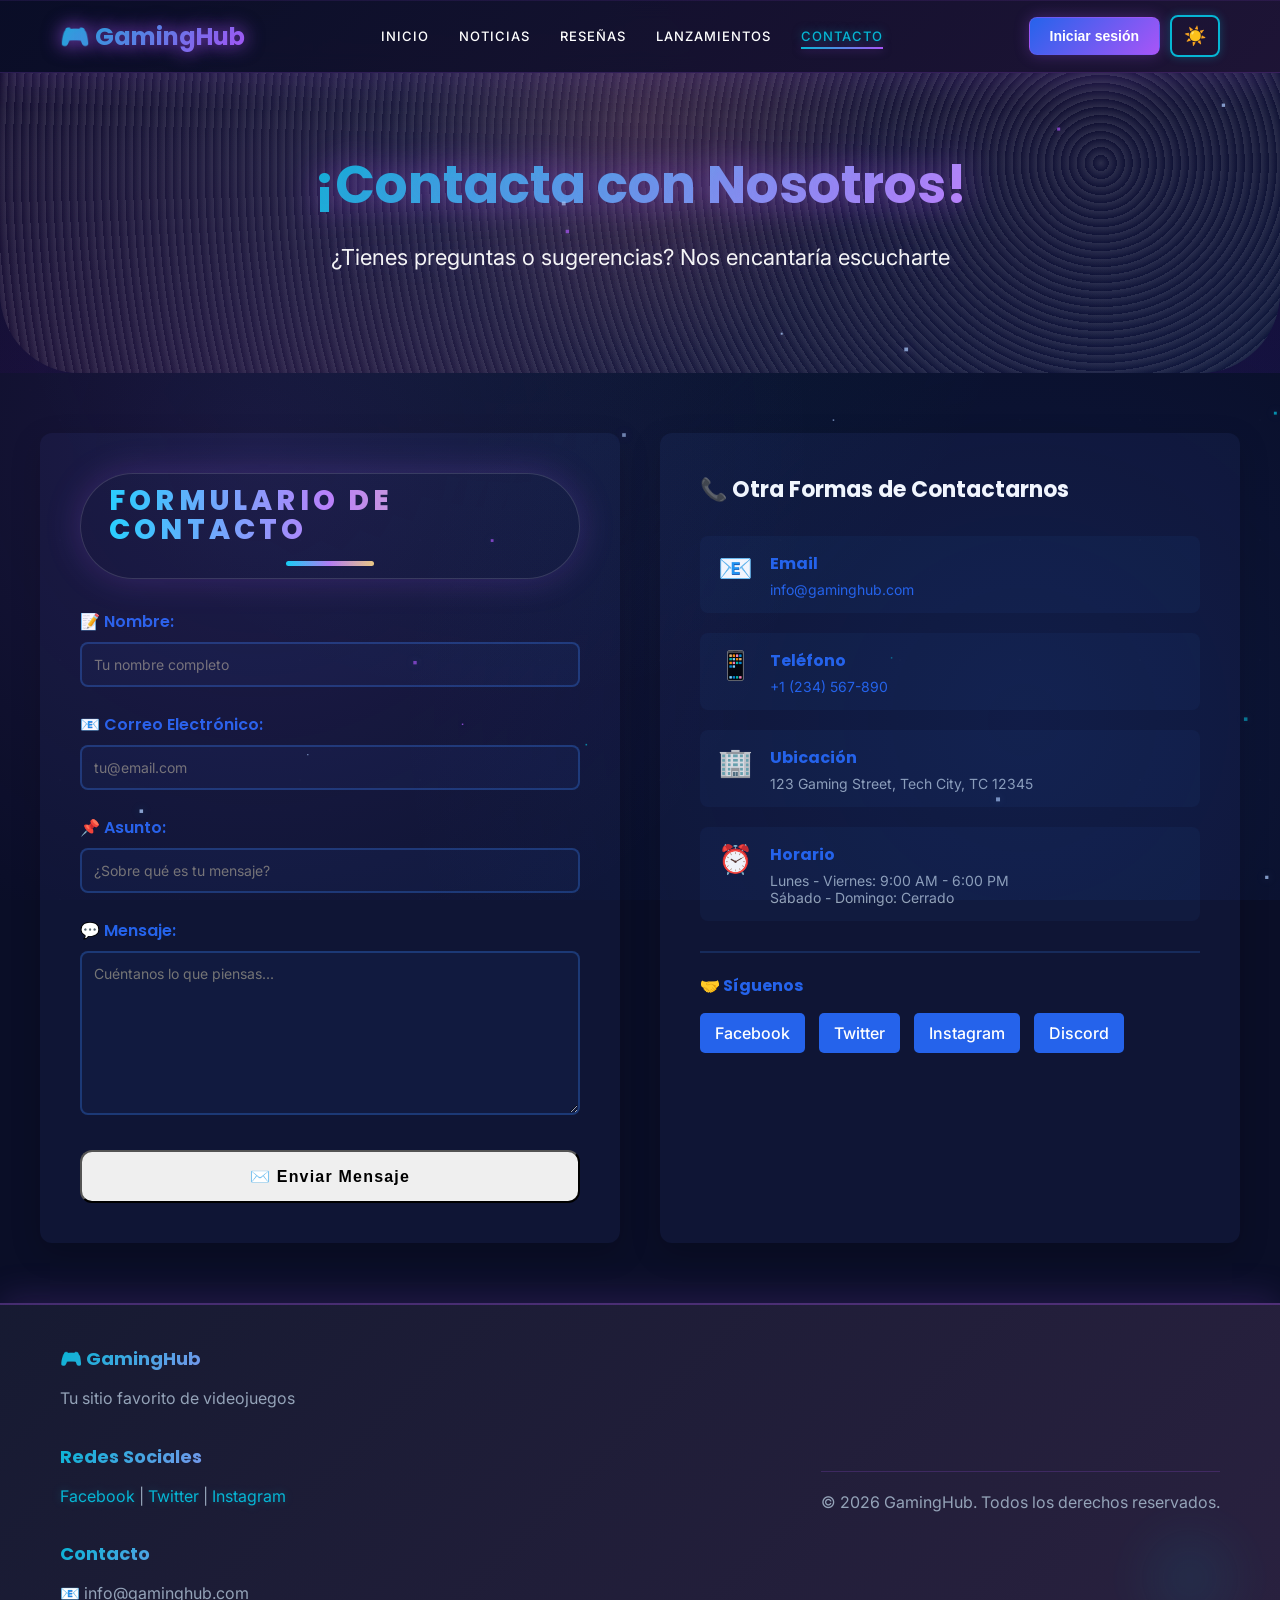
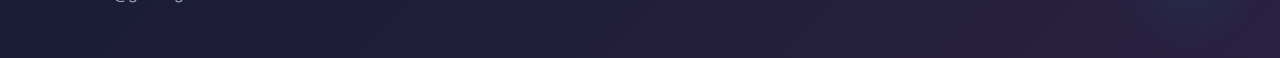
<file: contacto.html>
<!DOCTYPE html>
<html lang="es">
<head>
    <meta charset="UTF-8">
    <meta name="viewport" content="width=device-width, initial-scale=1.0">
    <title>Contacto - GamingHub</title>
    <link rel="stylesheet" href="styles.css">
    <link href="https://fonts.googleapis.com/css2?family=Poppins:wght@400;600;700&family=Inter:wght@400;500;600&display=swap" rel="stylesheet">
</head>
<body>
    <!-- HEADER -->
    <header class="header">
        <div class="container">
            <div class="logo">🎮 GamingHub</div>
            
            <nav class="nav">
                <a href="index.html" class="nav-link">Inicio</a>
                <a href="index.html#noticias" class="nav-link">Noticias</a>
                <a href="resenas.html" class="nav-link">Reseñas</a>
                <a href="index.html#lanzamientos" class="nav-link">Lanzamientos</a>
                <a href="contacto.html" class="nav-link active">Contacto</a>
            </nav>

            <button class="login-btn">Iniciar sesión</button>
            <button class="theme-btn" id="themeBtn">🌙</button>
        </div>
    </header>

    <!-- ENCABEZADO DE LA PÁGINA -->
    <section class="hero" style="min-height: 300px;">
        <div class="hero-content">
            <h1 class="hero-title">¡Contacta con Nosotros!</h1>
            <p class="hero-subtitle">¿Tienes preguntas o sugerencias? Nos encantaría escucharte</p>
        </div>
    </section>

    <!-- FORMULARIO DE CONTACTO -->
    <section class="contacto-section">
        <div class="contacto-container">
            <div class="formulario-box">
                <h2>Formulario de Contacto</h2>
                <form id="contactForm" class="contact-form">
                    <!-- Campo: Nombre -->
                    <div class="form-group">
                        <label for="nombre">📝 Nombre:</label>
                        <input 
                            type="text" 
                            id="nombre" 
                            name="nombre" 
                            placeholder="Tu nombre completo" 
                            required
                        >
                    </div>

                    <!-- Campo: Correo -->
                    <div class="form-group">
                        <label for="correo">📧 Correo Electrónico:</label>
                        <input 
                            type="email" 
                            id="correo" 
                            name="correo" 
                            placeholder="tu@email.com" 
                            required
                        >
                    </div>

                    <!-- Campo: Asunto -->
                    <div class="form-group">
                        <label for="asunto">📌 Asunto:</label>
                        <input 
                            type="text" 
                            id="asunto" 
                            name="asunto" 
                            placeholder="¿Sobre qué es tu mensaje?" 
                            required
                        >
                    </div>

                    <!-- Campo: Mensaje -->
                    <div class="form-group">
                        <label for="mensaje">💬 Mensaje:</label>
                        <textarea 
                            id="mensaje" 
                            name="mensaje" 
                            placeholder="Cuéntanos lo que piensas..." 
                            rows="8"
                            required
                        ></textarea>
                    </div>

                    <!-- Botón de envío -->
                    <button type="submit" class="btn btn-primary submit-btn">✉️ Enviar Mensaje</button>
                </form>

                <!-- Mensaje de éxito -->
                <div id="successMessage" class="success-message" style="display: none;">
                    ✅ ¡Mensaje enviado correctamente! Nos pondremos en contacto pronto.
                </div>

                <!-- Mensaje de error -->
                <div id="errorMessage" class="error-message" style="display: none;">
                    ❌ Hubo un error. Por favor, verifica los datos e intenta de nuevo.
                </div>
            </div>

            <!-- Información de contacto -->
            <div class="info-box">
                <h3>📞 Otra Formas de Contactarnos</h3>
                
                <div class="contact-info">
                    <div class="info-item">
                        <span class="info-icon">📧</span>
                        <div>
                            <h4>Email</h4>
                            <p><a href="mailto:info@gaminghub.com">info@gaminghub.com</a></p>
                        </div>
                    </div>

                    <div class="info-item">
                        <span class="info-icon">📱</span>
                        <div>
                            <h4>Teléfono</h4>
                            <p><a href="tel:+1234567890">+1 (234) 567-890</a></p>
                        </div>
                    </div>

                    <div class="info-item">
                        <span class="info-icon">🏢</span>
                        <div>
                            <h4>Ubicación</h4>
                            <p>123 Gaming Street, Tech City, TC 12345</p>
                        </div>
                    </div>

                    <div class="info-item">
                        <span class="info-icon">⏰</span>
                        <div>
                            <h4>Horario</h4>
                            <p>Lunes - Viernes: 9:00 AM - 6:00 PM<br>Sábado - Domingo: Cerrado</p>
                        </div>
                    </div>
                </div>

                <div class="social-links">
                    <h4>🤝 Síguenos</h4>
                    <a href="#" class="social-btn">Facebook</a>
                    <a href="#" class="social-btn">Twitter</a>
                    <a href="#" class="social-btn">Instagram</a>
                    <a href="#" class="social-btn">Discord</a>
                </div>
            </div>
        </div>
    </section>

    <!-- FOOTER -->
    <footer class="footer">
        <div class="container">
            <div class="footer-content">
                <div class="footer-section">
                    <h4>🎮 GamingHub</h4>
                    <p>Tu sitio favorito de videojuegos</p>
                </div>

                <div class="footer-section">
                    <h4>Redes Sociales</h4>
                    <p>
                        <a href="#">Facebook</a> | 
                        <a href="#">Twitter</a> | 
                        <a href="#">Instagram</a>
                    </p>
                </div>

                <div class="footer-section">
                    <h4>Contacto</h4>
                    <p>📧 info@gaminghub.com</p>
                </div>
            </div>
            <div class="footer-bottom">
                <p>&copy; 2026 GamingHub. Todos los derechos reservados.</p>
            </div>
        </div>
    </footer>

    <script src="script.js"></script>
    <script>
        // ============================
        // FUNCIONALIDAD DEL FORMULARIO
        // ============================

        const form = document.getElementById('contactForm');
        const successMessage = document.getElementById('successMessage');
        const errorMessage = document.getElementById('errorMessage');

        form.addEventListener('submit', function(e) {
            e.preventDefault();

            // Obtener los valores del formulario
            const nombre = document.getElementById('nombre').value;
            const correo = document.getElementById('correo').value;
            const asunto = document.getElementById('asunto').value;
            const mensaje = document.getElementById('mensaje').value;

            // Validar que todos los campos estén llenos
            if (nombre && correo && asunto && mensaje) {
                // Simular envío (en un proyecto real, aquí irían a una base de datos)
                console.log('Formulario enviado:');
                console.log('Nombre:', nombre);
                console.log('Correo:', correo);
                console.log('Asunto:', asunto);
                console.log('Mensaje:', mensaje);

                // Mostrar mensaje de éxito
                successMessage.style.display = 'block';
                errorMessage.style.display = 'none';

                // Limpiar formulario
                form.reset();

                // Ocultar mensaje después de 5 segundos
                setTimeout(() => {
                    successMessage.style.display = 'none';
                }, 5000);
            } else {
                // Mostrar mensaje de error
                errorMessage.style.display = 'block';
                successMessage.style.display = 'none';
            }
        });

        // Agregar animación a los inputs cuando se escriba
        document.querySelectorAll('input, textarea').forEach(input => {
            input.addEventListener('focus', function() {
                this.style.boxShadow = '0 0 10px rgba(59, 130, 246, 0.5)';
            });

            input.addEventListener('blur', function() {
                this.style.boxShadow = 'none';
            });
        });
    </script>
</body>
</html>

<style>
    /* ========================================
       SECCIÓN DE CONTACTO
       ======================================== */

    .contacto-section {
        padding: 60px 20px;
        background: var(--bg-page);
    }

    .contacto-container {
        max-width: 1200px;
        margin: 0 auto;
        display: grid;
        grid-template-columns: 1fr 1fr;
        gap: 40px;
        animation: fadeIn 0.6s ease-out;
    }

    /* ========================================
       FORMULARIO
       ======================================== */

    .formulario-box {
        background: var(--card-bg);
        padding: 40px;
        border-radius: 12px;
        box-shadow: 0 10px 30px rgba(0, 0, 0, 0.2);
    }

    .formulario-box h2 {
        font-family: 'Poppins', sans-serif;
        margin-bottom: 30px;
        text-align: left;
        font-size: 28px;
    }

    .form-group {
        margin-bottom: 25px;
        display: flex;
        flex-direction: column;
    }

    .form-group label {
        font-family: 'Poppins', sans-serif;
        font-weight: 600;
        margin-bottom: 8px;
        color: var(--primary-blue);
    }

    .form-group input,
    .form-group textarea {
        padding: 12px;
        border: 2px solid rgba(59, 130, 246, 0.3);
        border-radius: 8px;
        background: rgba(59, 130, 246, 0.05);
        color: var(--text-color);
        font-family: 'Inter', sans-serif;
        font-size: 14px;
        transition: all 0.3s;
    }

    .form-group input:focus,
    .form-group textarea:focus {
        outline: none;
        border-color: var(--primary-blue);
        background: rgba(59, 130, 246, 0.1);
    }

    .form-group textarea {
        resize: vertical;
        min-height: 120px;
    }

    .submit-btn {
        width: 100%;
        padding: 15px;
        font-size: 16px;
        margin-top: 10px;
    }

    /* Mensajes de éxito y error */
    .success-message,
    .error-message {
        padding: 15px;
        border-radius: 8px;
        text-align: center;
        margin-top: 20px;
        font-weight: 600;
        animation: slideDown 0.3s ease-out;
    }

    .success-message {
        background: rgba(16, 185, 129, 0.1);
        border: 2px solid #10b981;
        color: #10b981;
    }

    .error-message {
        background: rgba(239, 68, 68, 0.1);
        border: 2px solid #ef4444;
        color: #ef4444;
    }

    /* ========================================
       INFORMACIÓN DE CONTACTO
       ======================================== */

    .info-box {
        background: var(--card-bg);
        padding: 40px;
        border-radius: 12px;
        box-shadow: 0 10px 30px rgba(0, 0, 0, 0.2);
    }

    .info-box h3 {
        font-family: 'Poppins', sans-serif;
        margin-bottom: 30px;
        font-size: 22px;
    }

    .contact-info {
        margin-bottom: 30px;
    }

    .info-item {
        display: flex;
        gap: 15px;
        margin-bottom: 20px;
        padding: 15px;
        background: rgba(59, 130, 246, 0.05);
        border-radius: 8px;
        transition: all 0.3s;
    }

    .info-item:hover {
        background: rgba(59, 130, 246, 0.1);
        transform: translateX(5px);
    }

    .info-icon {
        font-size: 28px;
        min-width: 40px;
        text-align: center;
    }

    .info-item h4 {
        font-family: 'Poppins', sans-serif;
        margin-bottom: 5px;
        color: var(--primary-blue);
    }

    .info-item p {
        color: var(--text-gray);
        font-size: 14px;
    }

    .info-item a {
        color: var(--primary-blue);
        text-decoration: none;
        transition: color 0.3s;
    }

    .info-item a:hover {
        color: var(--primary-purple);
    }

    /* Redes sociales */
    .social-links {
        border-top: 2px solid rgba(59, 130, 246, 0.2);
        padding-top: 20px;
    }

    .social-links h4 {
        font-family: 'Poppins', sans-serif;
        margin-bottom: 15px;
        color: var(--primary-blue);
    }

    .social-btn {
        display: inline-block;
        padding: 10px 15px;
        background: var(--primary-blue);
        color: white;
        text-decoration: none;
        border-radius: 5px;
        margin-right: 10px;
        margin-bottom: 10px;
        transition: all 0.3s;
        font-weight: 500;
    }

    .social-btn:hover {
        background: var(--primary-purple);
        transform: translateY(-3px);
    }

    /* ========================================
       RESPONSIVE
       ======================================== */

    @media (max-width: 768px) {
        .contacto-container {
            grid-template-columns: 1fr;
            gap: 20px;
        }

        .formulario-box,
        .info-box {
            padding: 30px;
        }

        .formulario-box h2 {
            font-size: 22px;
        }

        .info-box h3 {
            font-size: 18px;
        }

        .social-btn {
            display: block;
            width: 100%;
            margin-right: 0;
            text-align: center;
        }
    }
</style>
</file>
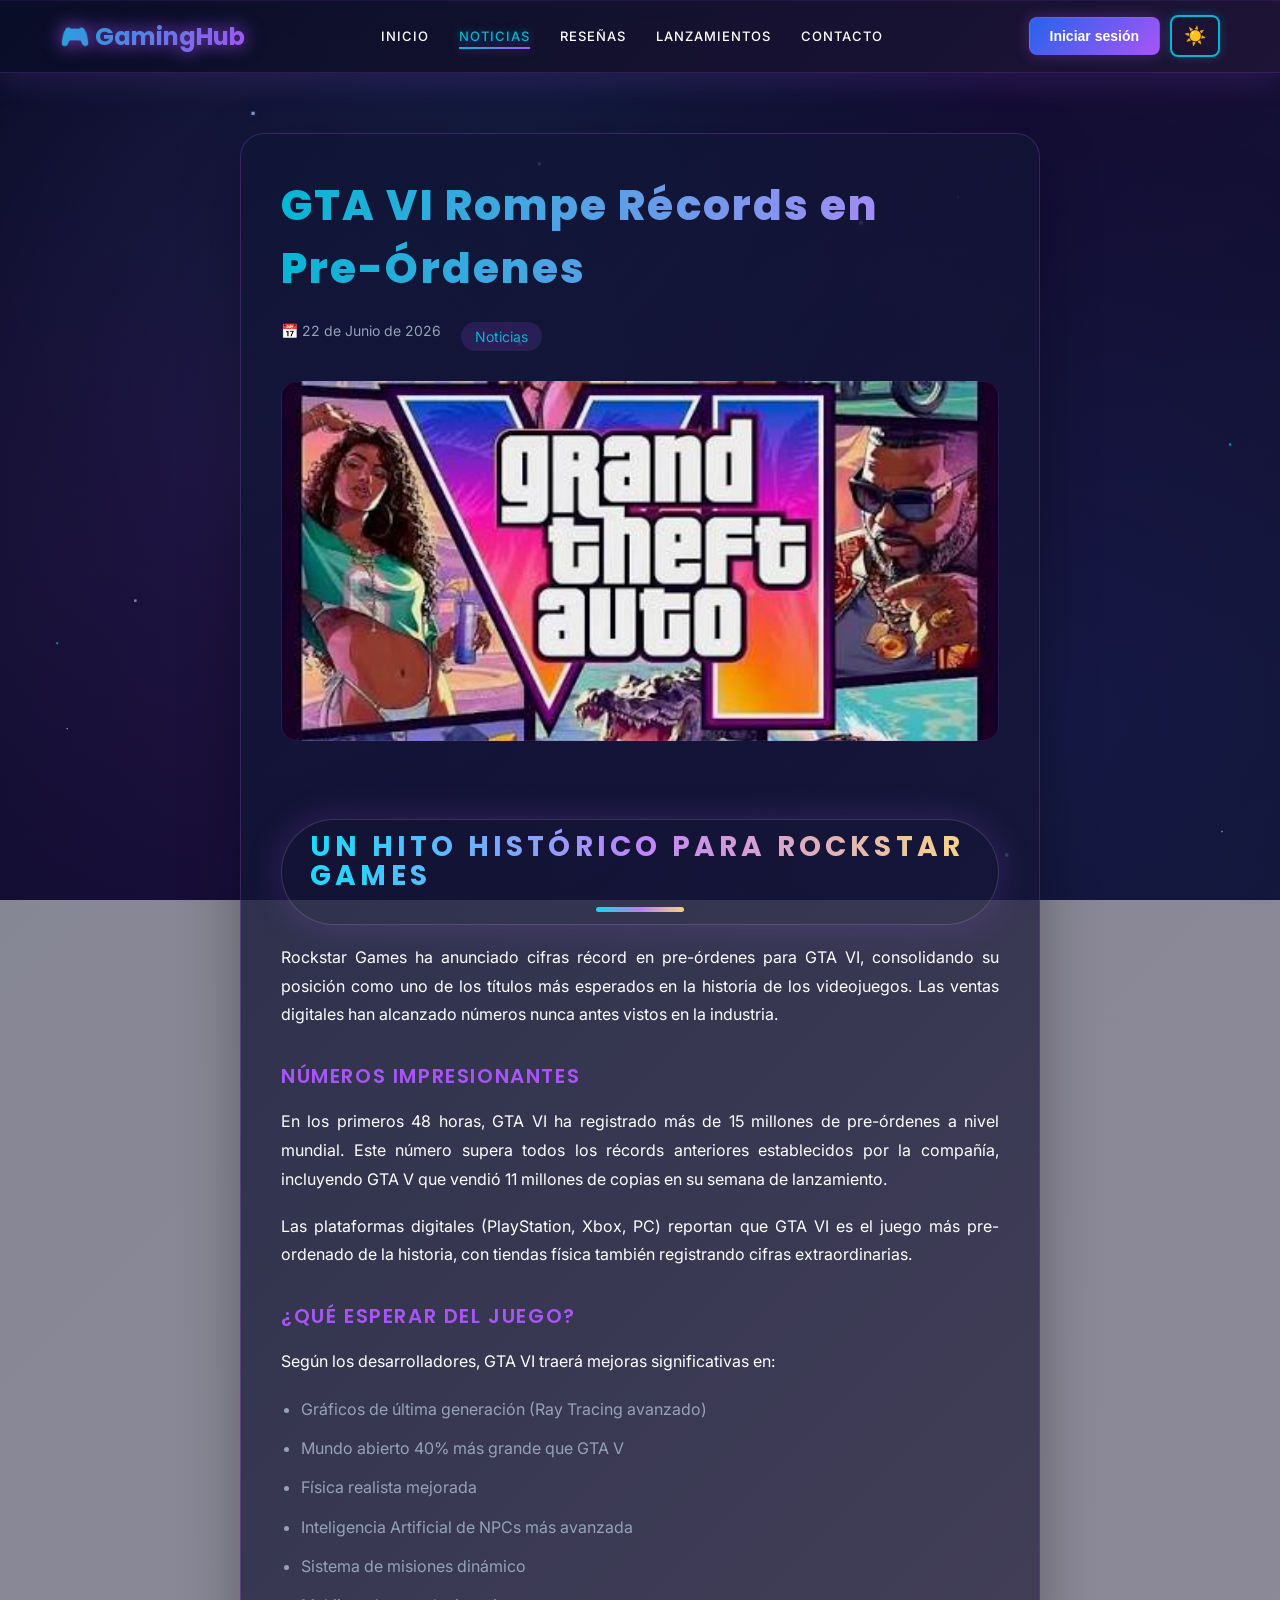
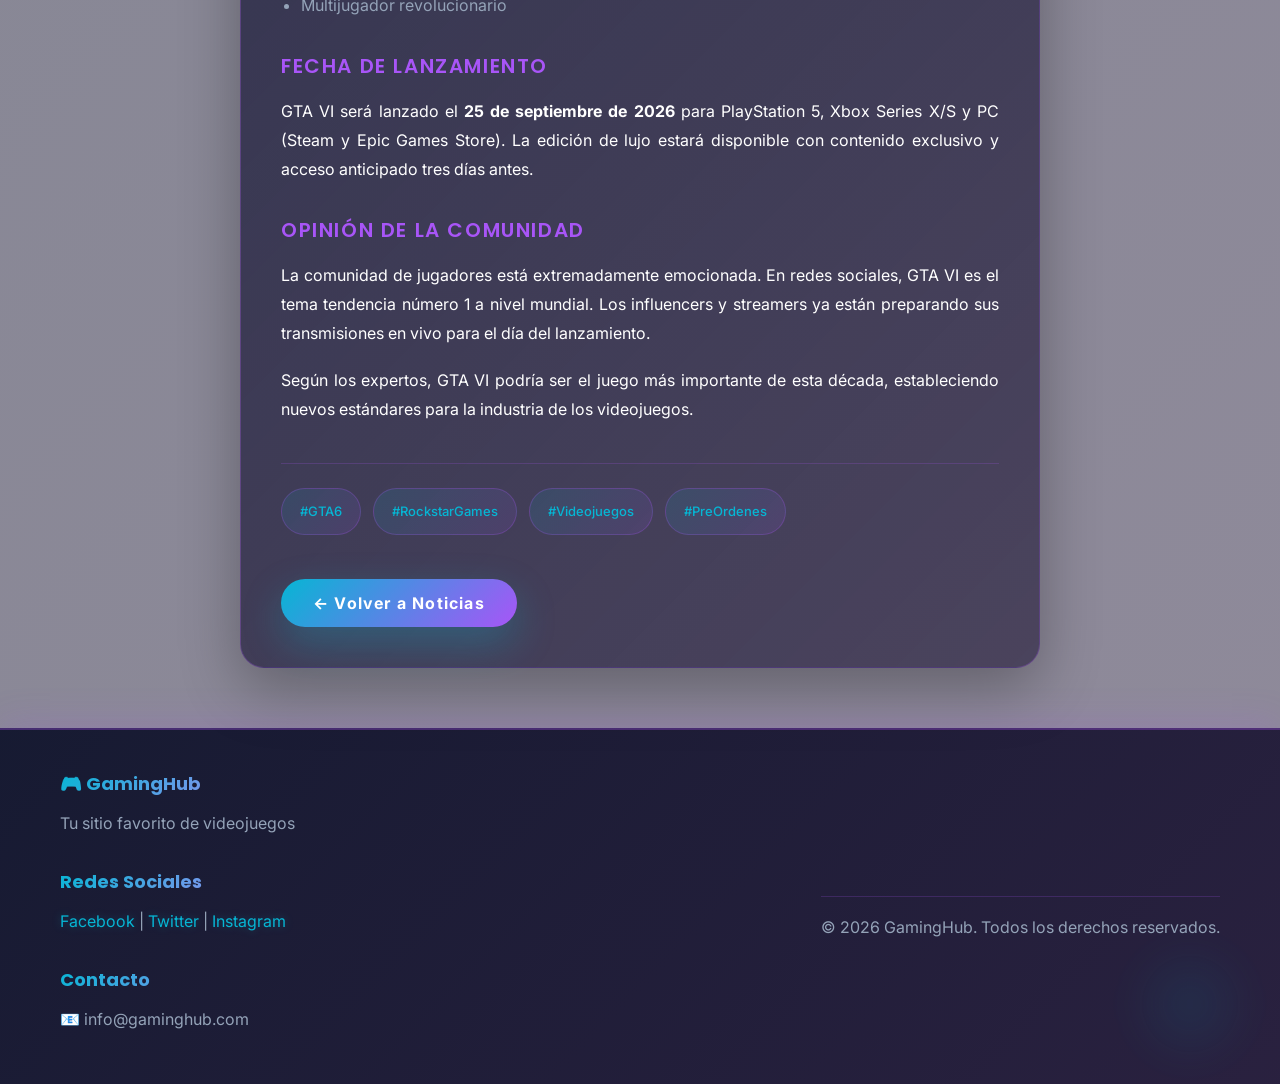
<file: noticia1.html>
<!DOCTYPE html>
<html lang="es">
<head>
    <meta charset="UTF-8">
    <meta name="viewport" content="width=device-width, initial-scale=1.0">
    <title>GTA VI Rompe Récords - GamingHub</title>
    <link rel="stylesheet" href="styles.css">
    <link href="https://fonts.googleapis.com/css2?family=Poppins:wght@400;600;700&family=Inter:wght@400;500;600&display=swap" rel="stylesheet">
</head>
<body>
    <!-- HEADER -->
    <header class="header">
        <div class="container">
            <div class="logo">🎮 GamingHub</div>
            
            <nav class="nav">
                <a href="index.html" class="nav-link">Inicio</a>
                <a href="index.html#noticias" class="nav-link active">Noticias</a>
                <a href="resenas.html" class="nav-link">Reseñas</a>
                <a href="index.html#lanzamientos" class="nav-link">Lanzamientos</a>
                <a href="contacto.html" class="nav-link">Contacto</a>
            </nav>

            <button class="login-btn">Iniciar sesión</button>
            <button class="theme-btn" id="themeBtn">🌙</button>
        </div>
    </header>

    <!-- CONTENIDO DE LA NOTICIA -->
    <section class="noticia-detalle">
        <div class="container" style="max-width: 100%; display: block;">
            <article class="article-content">
                <h1>GTA VI Rompe Récords en Pre-Órdenes</h1>
                
                <div class="article-meta">
                    <span class="date">📅 22 de Junio de 2026</span>
                    <span class="category">Noticias</span>
                </div>

                <div class="article-image" style="background: url('gta6.jpeg') center/cover no-repeat;"></div>

                <div class="article-body">
                    <h2>Un Hito Histórico para Rockstar Games</h2>
                    
                    <p>
                        Rockstar Games ha anunciado cifras récord en pre-órdenes para GTA VI, consolidando su posición 
                        como uno de los títulos más esperados en la historia de los videojuegos. Las ventas digitales 
                        han alcanzado números nunca antes vistos en la industria.
                    </p>

                    <h3>Números Impresionantes</h3>
                    
                    <p>
                        En los primeros 48 horas, GTA VI ha registrado más de 15 millones de pre-órdenes a nivel mundial. 
                        Este número supera todos los récords anteriores establecidos por la compañía, incluyendo GTA V 
                        que vendió 11 millones de copias en su semana de lanzamiento.
                    </p>

                    <p>
                        Las plataformas digitales (PlayStation, Xbox, PC) reportan que GTA VI es el juego más pre-ordenado 
                        de la historia, con tiendas física también registrando cifras extraordinarias.
                    </p>

                    <h3>¿Qué Esperar del Juego?</h3>
                    
                    <p>
                        Según los desarrolladores, GTA VI traerá mejoras significativas en:
                    </p>

                    <ul style="margin-left: 20px; margin-bottom: 15px;">
                        <li>Gráficos de última generación (Ray Tracing avanzado)</li>
                        <li>Mundo abierto 40% más grande que GTA V</li>
                        <li>Física realista mejorada</li>
                        <li>Inteligencia Artificial de NPCs más avanzada</li>
                        <li>Sistema de misiones dinámico</li>
                        <li>Multijugador revolucionario</li>
                    </ul>

                    <h3>Fecha de Lanzamiento</h3>
                    
                    <p>
                        GTA VI será lanzado el <strong>25 de septiembre de 2026</strong> para PlayStation 5, Xbox Series X/S 
                        y PC (Steam y Epic Games Store). La edición de lujo estará disponible con contenido exclusivo y 
                        acceso anticipado tres días antes.
                    </p>

                    <h3>Opinión de la Comunidad</h3>
                    
                    <p>
                        La comunidad de jugadores está extremadamente emocionada. En redes sociales, GTA VI es el tema 
                        tendencia número 1 a nivel mundial. Los influencers y streamers ya están preparando sus 
                        transmisiones en vivo para el día del lanzamiento.
                    </p>

                    <p style="margin-bottom: 30px;">
                        Según los expertos, GTA VI podría ser el juego más importante de esta década, 
                        estableciendo nuevos estándares para la industria de los videojuegos.
                    </p>

                    <div class="article-tags">
                        <span>#GTA6</span>
                        <span>#RockstarGames</span>
                        <span>#Videojuegos</span>
                        <span>#PreOrdenes</span>
                    </div>
                </div>

                <a href="index.html#noticias" class="btn btn-primary">← Volver a Noticias</a>
            </article>
        </div>
    </section>

    <!-- FOOTER -->
    <footer class="footer">
        <div class="container">
            <div class="footer-content">
                <div class="footer-section">
                    <h4>🎮 GamingHub</h4>
                    <p>Tu sitio favorito de videojuegos</p>
                </div>

                <div class="footer-section">
                    <h4>Redes Sociales</h4>
                    <p>
                        <a href="#">Facebook</a> | 
                        <a href="#">Twitter</a> | 
                        <a href="#">Instagram</a>
                    </p>
                </div>

                <div class="footer-section">
                    <h4>Contacto</h4>
                    <p>📧 info@gaminghub.com</p>
                </div>
            </div>
            <div class="footer-bottom">
                <p>&copy; 2026 GamingHub. Todos los derechos reservados.</p>
            </div>
        </div>
    </footer>

    <script src="script.js"></script>
</body>
</html>
</file>
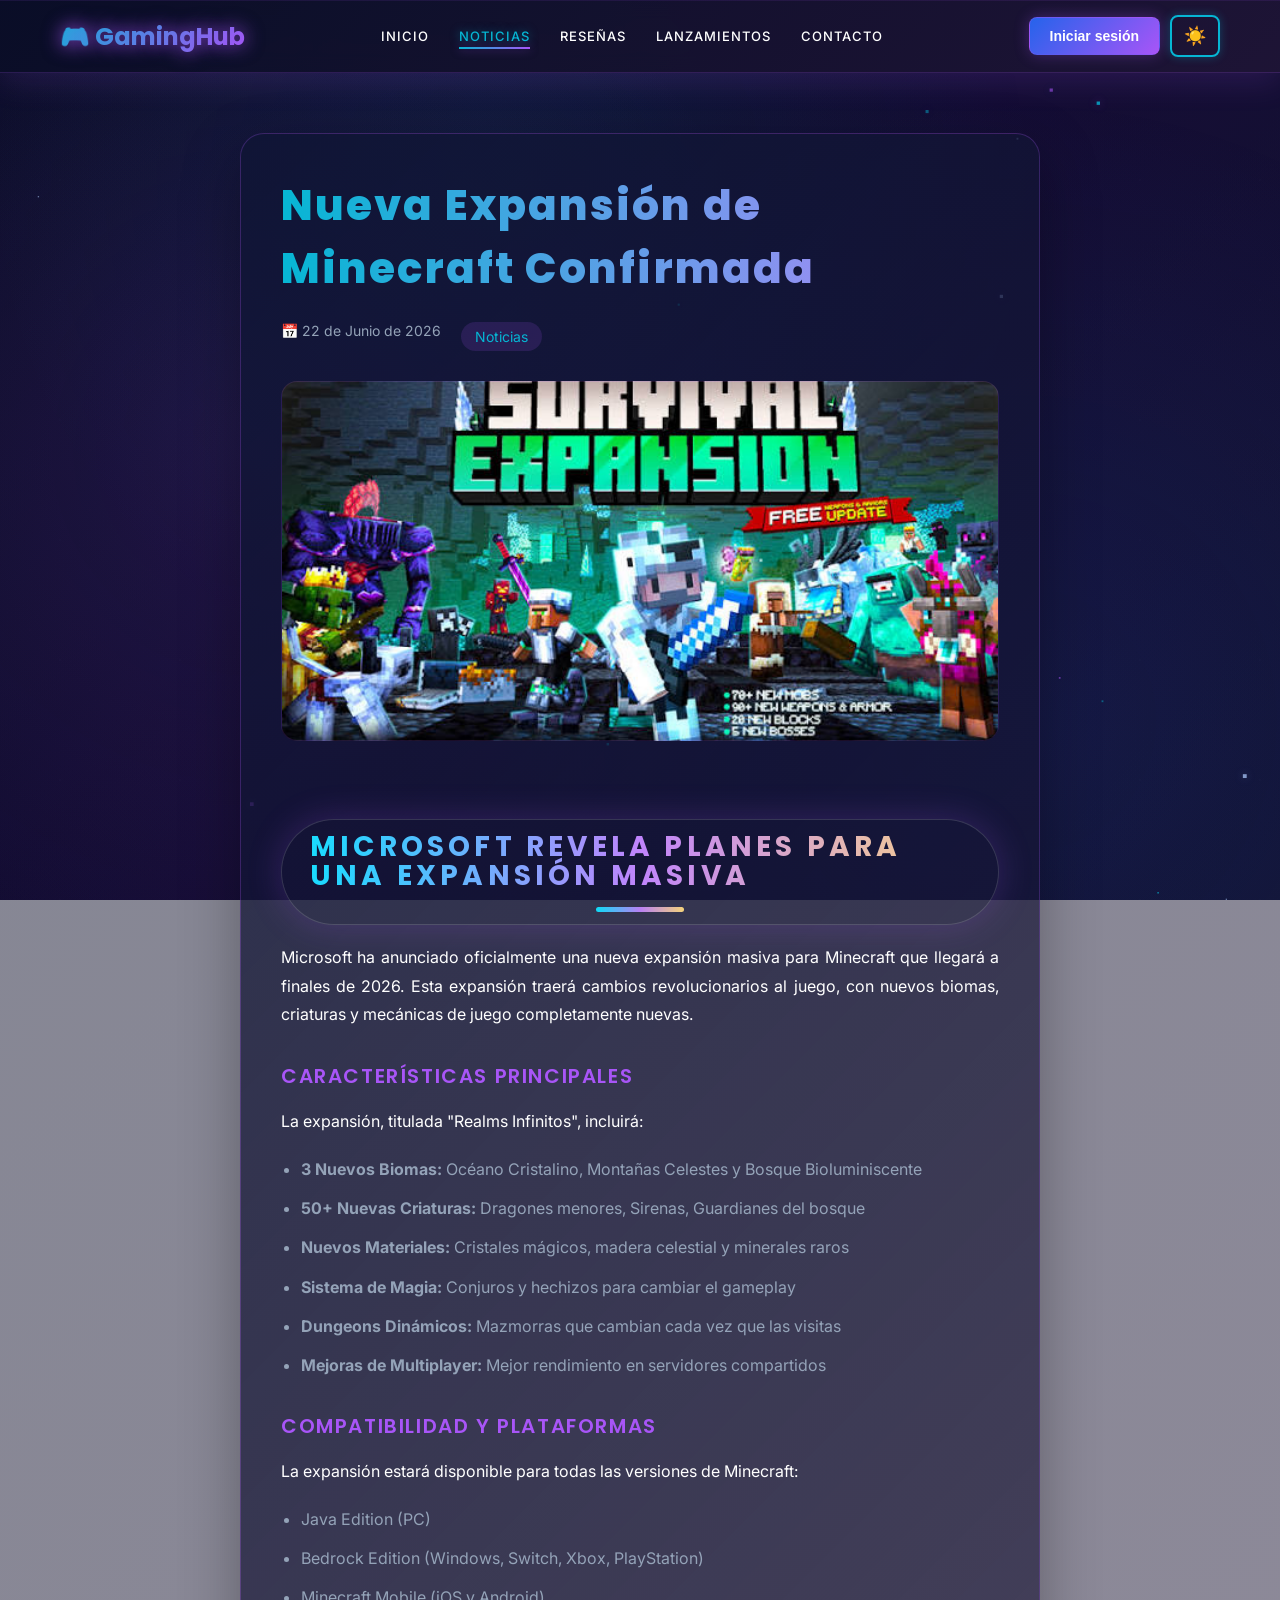
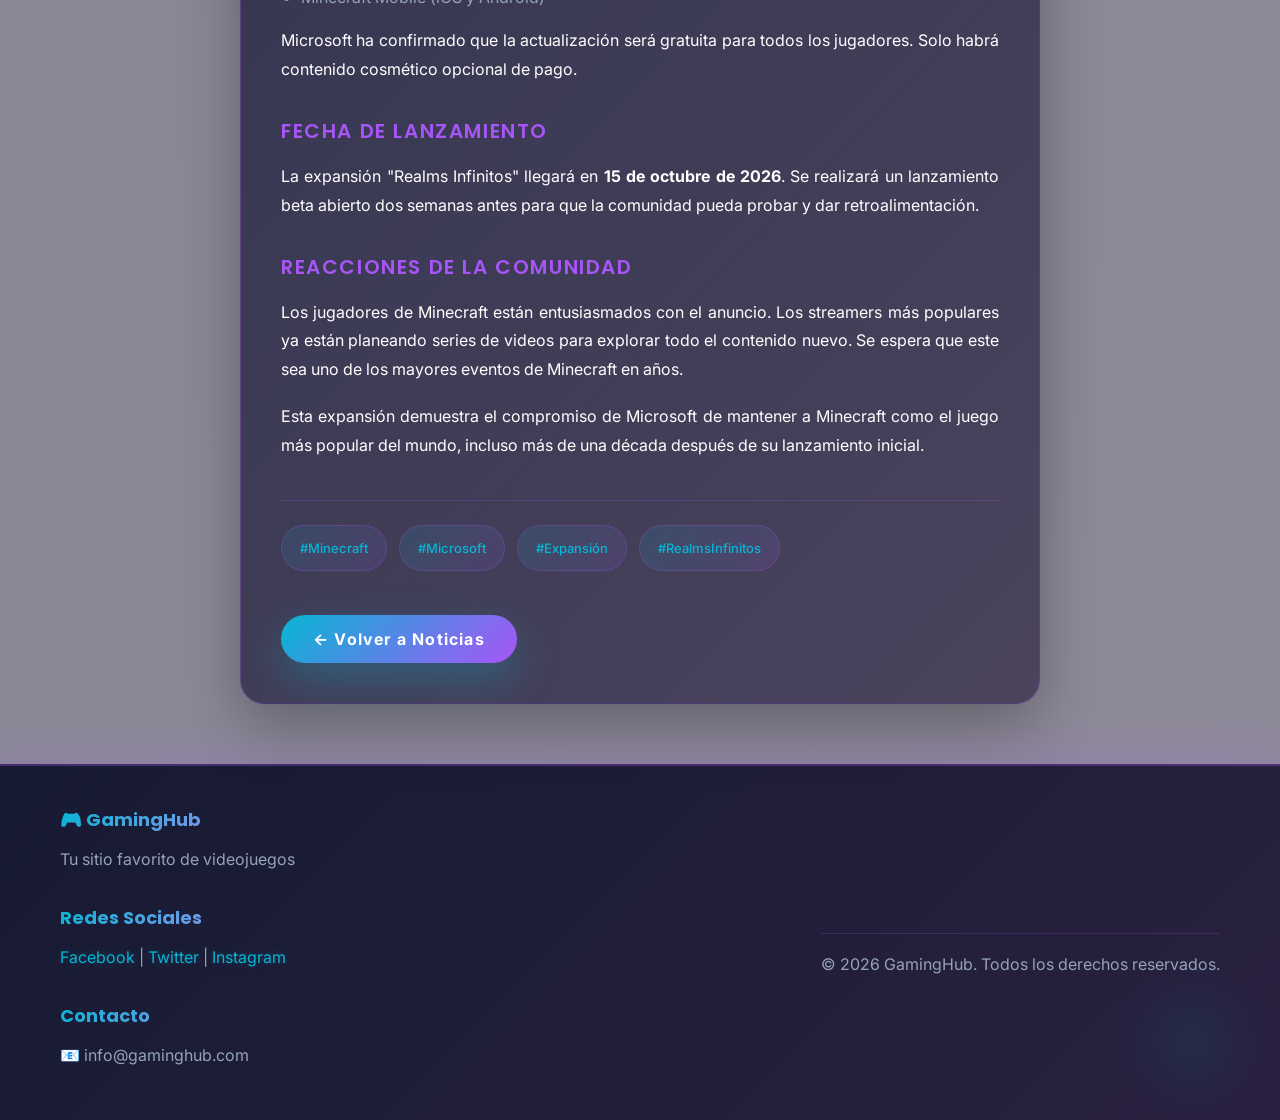
<file: noticia2.html>
<!DOCTYPE html>
<html lang="es">
<head>
    <meta charset="UTF-8">
    <meta name="viewport" content="width=device-width, initial-scale=1.0">
    <title>Nueva Expansión de Minecraft - GamingHub</title>
    <link rel="stylesheet" href="styles.css">
    <link href="https://fonts.googleapis.com/css2?family=Poppins:wght@400;600;700&family=Inter:wght@400;500;600&display=swap" rel="stylesheet">
</head>
<body>
    <!-- HEADER -->
    <header class="header">
        <div class="container">
            <div class="logo">🎮 GamingHub</div>
            
            <nav class="nav">
                <a href="index.html" class="nav-link">Inicio</a>
                <a href="index.html#noticias" class="nav-link active">Noticias</a>
                <a href="resenas.html" class="nav-link">Reseñas</a>
                <a href="index.html#lanzamientos" class="nav-link">Lanzamientos</a>
                <a href="contacto.html" class="nav-link">Contacto</a>
            </nav>

            <button class="login-btn">Iniciar sesión</button>
            <button class="theme-btn" id="themeBtn">🌙</button>
        </div>
    </header>

    <!-- CONTENIDO DE LA NOTICIA -->
    <section class="noticia-detalle">
        <div class="container" style="max-width: 100%; display: block;">
            <article class="article-content">
                <h1>Nueva Expansión de Minecraft Confirmada</h1>
                
                <div class="article-meta">
                    <span class="date">📅 22 de Junio de 2026</span>
                    <span class="category">Noticias</span>
                </div>

                <div class="article-image" style="background: url('jp.jpeg') center/cover no-repeat;"></div>

                <div class="article-body">
                    <h2>Microsoft Revela Planes para una Expansión Masiva</h2>
                    
                    <p>
                        Microsoft ha anunciado oficialmente una nueva expansión masiva para Minecraft que llegará a finales 
                        de 2026. Esta expansión traerá cambios revolucionarios al juego, con nuevos biomas, criaturas y 
                        mecánicas de juego completamente nuevas.
                    </p>

                    <h3>Características Principales</h3>
                    
                    <p>
                        La expansión, titulada "Realms Infinitos", incluirá:
                    </p>

                    <ul style="margin-left: 20px; margin-bottom: 15px;">
                        <li><strong>3 Nuevos Biomas:</strong> Océano Cristalino, Montañas Celestes y Bosque Bioluminiscente</li>
                        <li><strong>50+ Nuevas Criaturas:</strong> Dragones menores, Sirenas, Guardianes del bosque</li>
                        <li><strong>Nuevos Materiales:</strong> Cristales mágicos, madera celestial y minerales raros</li>
                        <li><strong>Sistema de Magia:</strong> Conjuros y hechizos para cambiar el gameplay</li>
                        <li><strong>Dungeons Dinámicos:</strong> Mazmorras que cambian cada vez que las visitas</li>
                        <li><strong>Mejoras de Multiplayer:</strong> Mejor rendimiento en servidores compartidos</li>
                    </ul>

                    <h3>Compatibilidad y Plataformas</h3>
                    
                    <p>
                        La expansión estará disponible para todas las versiones de Minecraft:
                    </p>

                    <ul style="margin-left: 20px; margin-bottom: 15px;">
                        <li>Java Edition (PC)</li>
                        <li>Bedrock Edition (Windows, Switch, Xbox, PlayStation)</li>
                        <li>Minecraft Mobile (iOS y Android)</li>
                    </ul>

                    <p>
                        Microsoft ha confirmado que la actualización será gratuita para todos los jugadores. 
                        Solo habrá contenido cosmético opcional de pago.
                    </p>

                    <h3>Fecha de Lanzamiento</h3>
                    
                    <p>
                        La expansión "Realms Infinitos" llegará en <strong>15 de octubre de 2026</strong>. 
                        Se realizará un lanzamiento beta abierto dos semanas antes para que la comunidad 
                        pueda probar y dar retroalimentación.
                    </p>

                    <h3>Reacciones de la Comunidad</h3>
                    
                    <p>
                        Los jugadores de Minecraft están entusiasmados con el anuncio. Los streamers más populares 
                        ya están planeando series de videos para explorar todo el contenido nuevo. 
                        Se espera que este sea uno de los mayores eventos de Minecraft en años.
                    </p>

                    <p style="margin-bottom: 30px;">
                        Esta expansión demuestra el compromiso de Microsoft de mantener a Minecraft como el juego 
                        más popular del mundo, incluso más de una década después de su lanzamiento inicial.
                    </p>

                    <div class="article-tags">
                        <span>#Minecraft</span>
                        <span>#Microsoft</span>
                        <span>#Expansión</span>
                        <span>#RealmsInfinitos</span>
                    </div>
                </div>

                <a href="index.html#noticias" class="btn btn-primary">← Volver a Noticias</a>
            </article>
        </div>
    </section>

    <!-- FOOTER -->
    <footer class="footer">
        <div class="container">
            <div class="footer-content">
                <div class="footer-section">
                    <h4>🎮 GamingHub</h4>
                    <p>Tu sitio favorito de videojuegos</p>
                </div>

                <div class="footer-section">
                    <h4>Redes Sociales</h4>
                    <p>
                        <a href="#">Facebook</a> | 
                        <a href="#">Twitter</a> | 
                        <a href="#">Instagram</a>
                    </p>
                </div>

                <div class="footer-section">
                    <h4>Contacto</h4>
                    <p>📧 info@gaminghub.com</p>
                </div>
            </div>
            <div class="footer-bottom">
                <p>&copy; 2026 GamingHub. Todos los derechos reservados.</p>
            </div>
        </div>
    </footer>

    <script src="script.js"></script>
</body>
</html>
</file>
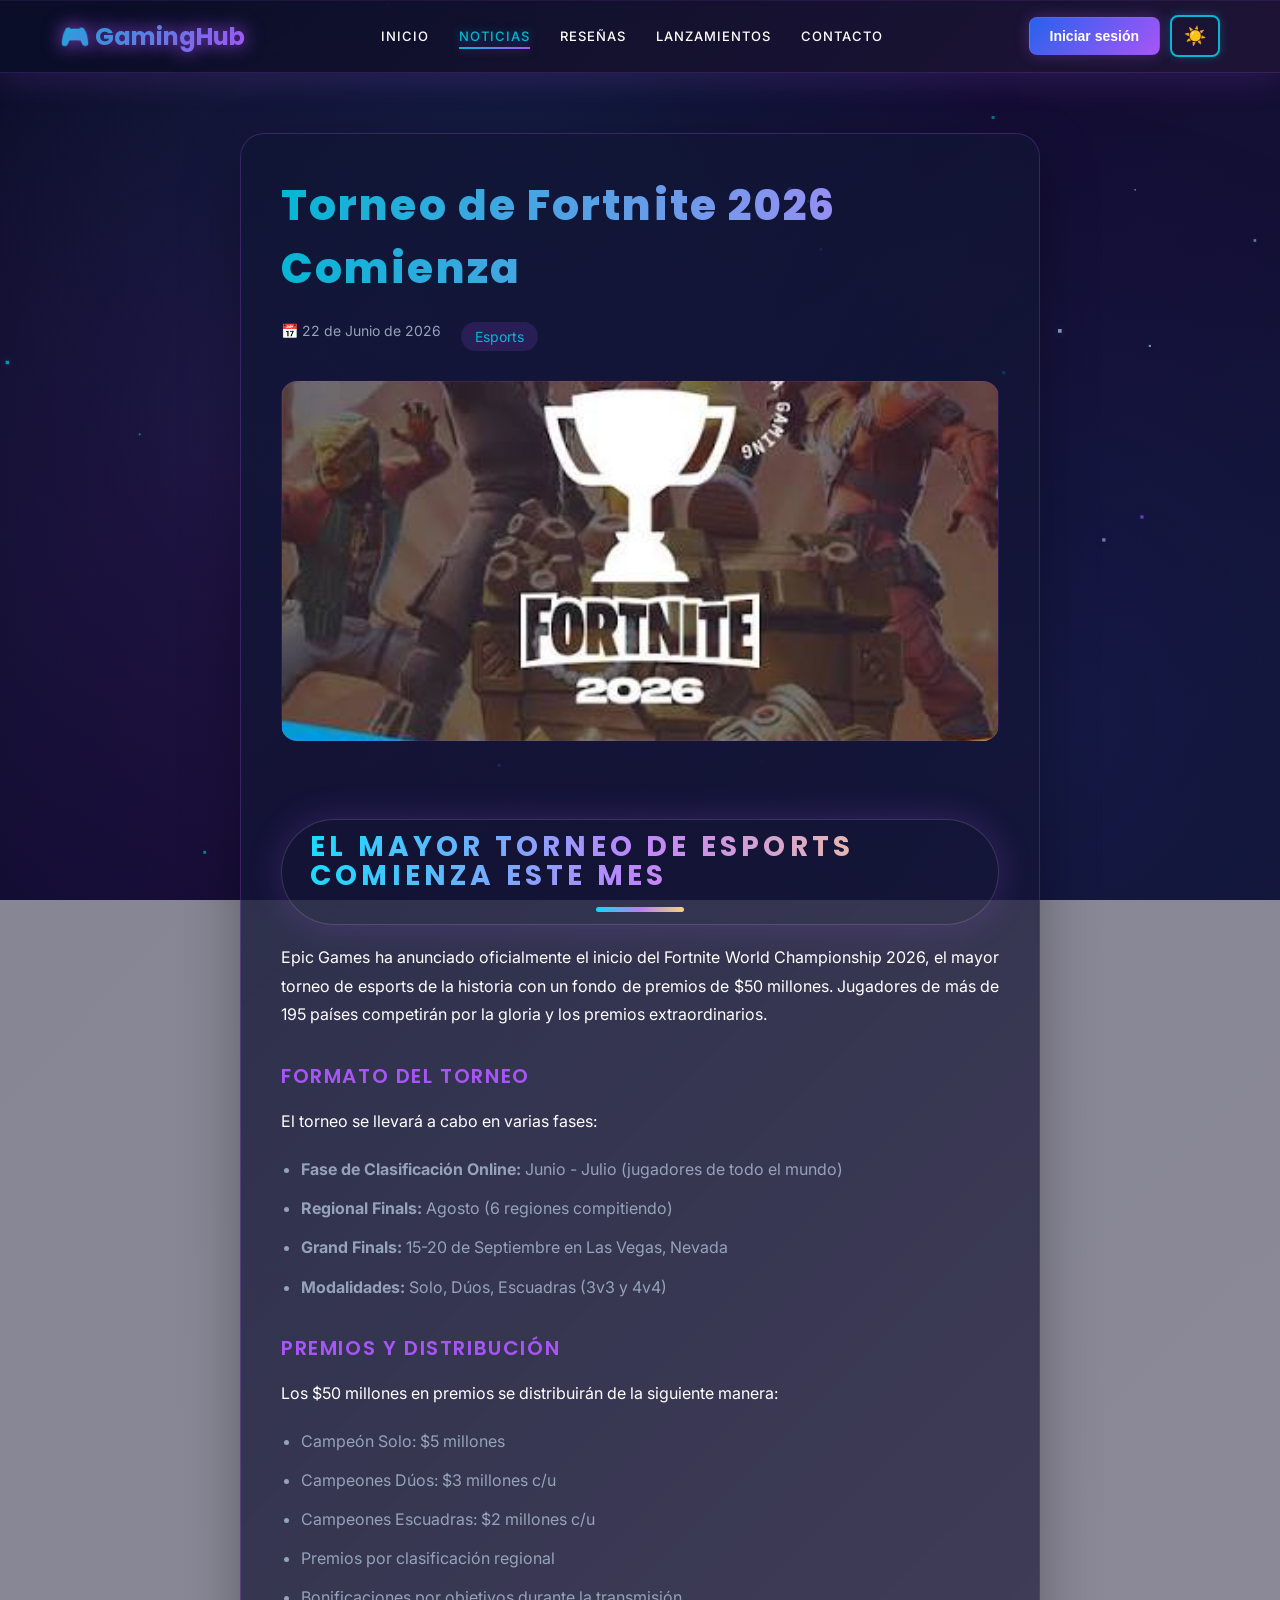
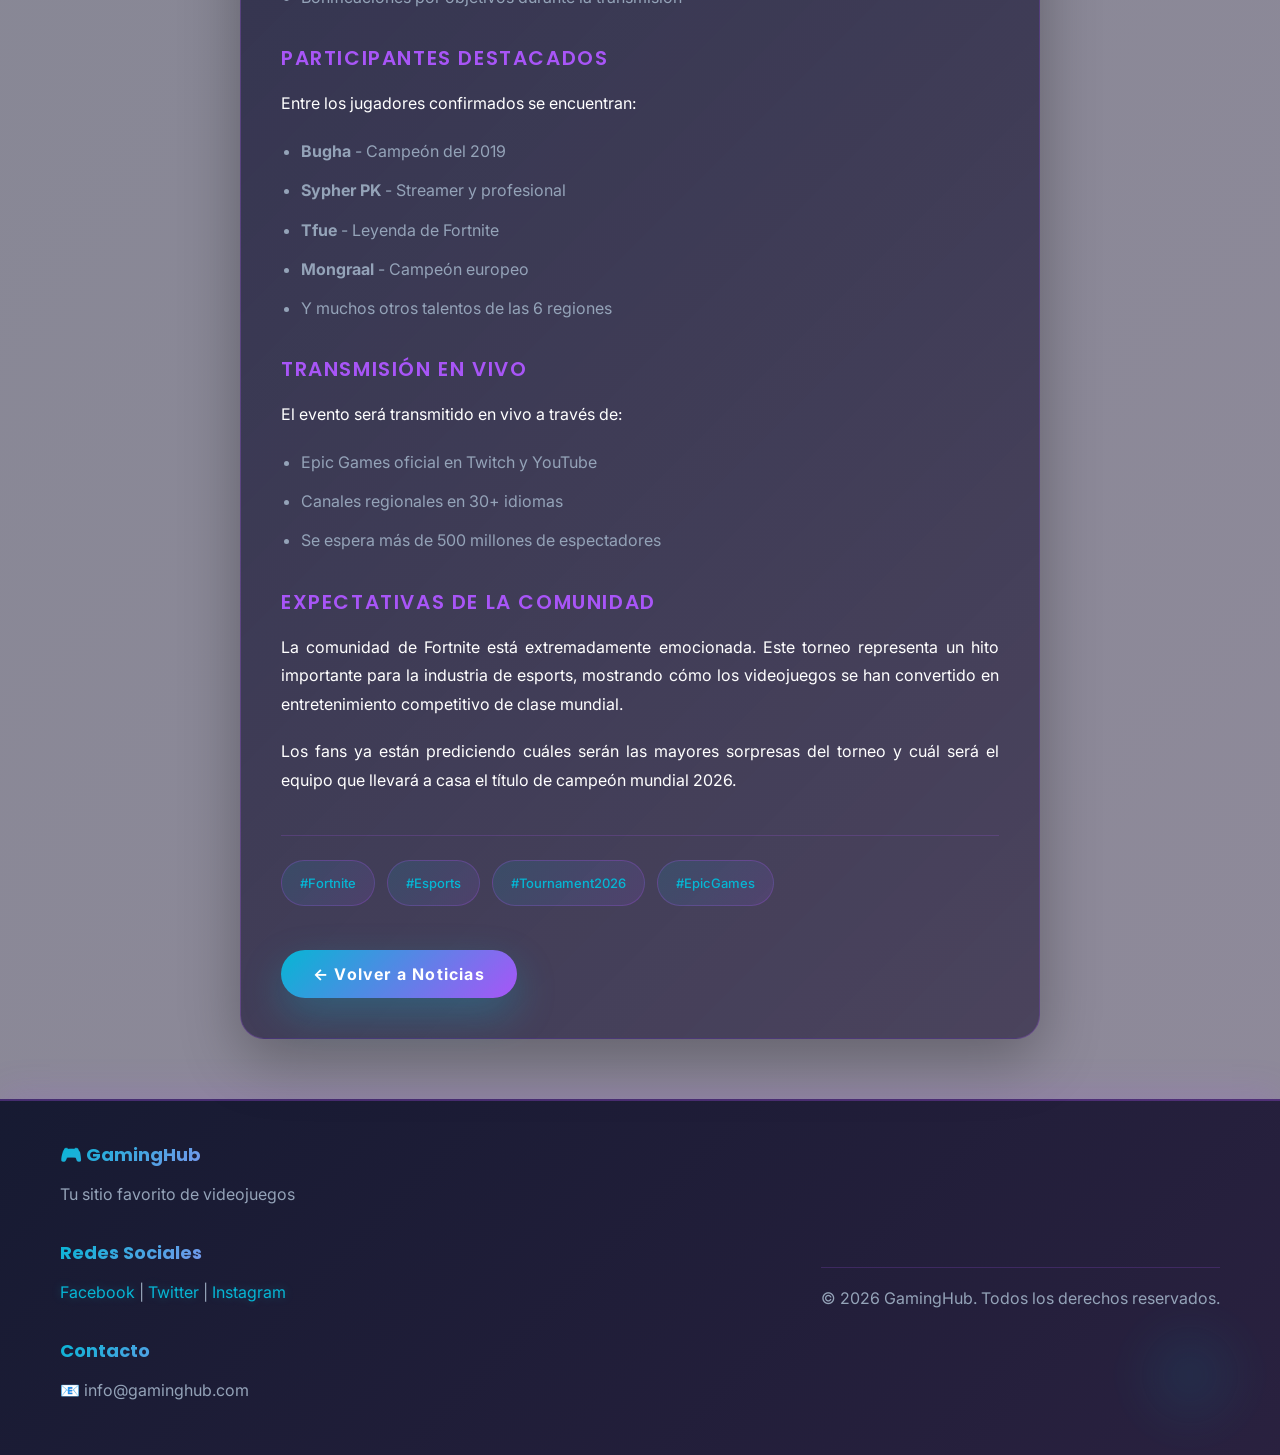
<file: noticia3.html>
<!DOCTYPE html>
<html lang="es">
<head>
    <meta charset="UTF-8">
    <meta name="viewport" content="width=device-width, initial-scale=1.0">
    <title>Torneo de Fortnite 2026 - GamingHub</title>
    <link rel="stylesheet" href="styles.css">
    <link href="https://fonts.googleapis.com/css2?family=Poppins:wght@400;600;700&family=Inter:wght@400;500;600&display=swap" rel="stylesheet">
</head>
<body>
    <!-- HEADER -->
    <header class="header">
        <div class="container">
            <div class="logo">🎮 GamingHub</div>
            
            <nav class="nav">
                <a href="index.html" class="nav-link">Inicio</a>
                <a href="index.html#noticias" class="nav-link active">Noticias</a>
                <a href="resenas.html" class="nav-link">Reseñas</a>
                <a href="index.html#lanzamientos" class="nav-link">Lanzamientos</a>
                <a href="contacto.html" class="nav-link">Contacto</a>
            </nav>

            <button class="login-btn">Iniciar sesión</button>
            <button class="theme-btn" id="themeBtn">🌙</button>
        </div>
    </header>

    <!-- CONTENIDO DE LA NOTICIA -->
    <section class="noticia-detalle">
        <div class="container" style="max-width: 100%; display: block;">
            <article class="article-content">
                <h1>Torneo de Fortnite 2026 Comienza</h1>
                
                <div class="article-meta">
                    <span class="date">📅 22 de Junio de 2026</span>
                    <span class="category">Esports</span>
                </div>

                <div class="article-image" style="background: url('fornite.jpeg') center/cover no-repeat;"></div>

                <div class="article-body">
                    <h2>El Mayor Torneo de Esports Comienza Este Mes</h2>
                    
                    <p>
                        Epic Games ha anunciado oficialmente el inicio del Fortnite World Championship 2026, 
                        el mayor torneo de esports de la historia con un fondo de premios de $50 millones. 
                        Jugadores de más de 195 países competirán por la gloria y los premios extraordinarios.
                    </p>

                    <h3>Formato del Torneo</h3>
                    
                    <p>
                        El torneo se llevará a cabo en varias fases:
                    </p>

                    <ul style="margin-left: 20px; margin-bottom: 15px;">
                        <li><strong>Fase de Clasificación Online:</strong> Junio - Julio (jugadores de todo el mundo)</li>
                        <li><strong>Regional Finals:</strong> Agosto (6 regiones compitiendo)</li>
                        <li><strong>Grand Finals:</strong> 15-20 de Septiembre en Las Vegas, Nevada</li>
                        <li><strong>Modalidades:</strong> Solo, Dúos, Escuadras (3v3 y 4v4)</li>
                    </ul>

                    <h3>Premios y Distribución</h3>
                    
                    <p>
                        Los $50 millones en premios se distribuirán de la siguiente manera:
                    </p>

                    <ul style="margin-left: 20px; margin-bottom: 15px;">
                        <li>Campeón Solo: $5 millones</li>
                        <li>Campeones Dúos: $3 millones c/u</li>
                        <li>Campeones Escuadras: $2 millones c/u</li>
                        <li>Premios por clasificación regional</li>
                        <li>Bonificaciones por objetivos durante la transmisión</li>
                    </ul>

                    <h3>Participantes Destacados</h3>
                    
                    <p>
                        Entre los jugadores confirmados se encuentran:
                    </p>

                    <ul style="margin-left: 20px; margin-bottom: 15px;">
                        <li><strong>Bugha</strong> - Campeón del 2019</li>
                        <li><strong>Sypher PK</strong> - Streamer y profesional</li>
                        <li><strong>Tfue</strong> - Leyenda de Fortnite</li>
                        <li><strong>Mongraal</strong> - Campeón europeo</li>
                        <li>Y muchos otros talentos de las 6 regiones</li>
                    </ul>

                    <h3>Transmisión en Vivo</h3>
                    
                    <p>
                        El evento será transmitido en vivo a través de:
                    </p>

                    <ul style="margin-left: 20px; margin-bottom: 15px;">
                        <li>Epic Games oficial en Twitch y YouTube</li>
                        <li>Canales regionales en 30+ idiomas</li>
                        <li>Se espera más de 500 millones de espectadores</li>
                    </ul>

                    <h3>Expectativas de la Comunidad</h3>
                    
                    <p>
                        La comunidad de Fortnite está extremadamente emocionada. Este torneo representa 
                        un hito importante para la industria de esports, mostrando cómo los videojuegos 
                        se han convertido en entretenimiento competitivo de clase mundial.
                    </p>

                    <p style="margin-bottom: 30px;">
                        Los fans ya están prediciendo cuáles serán las mayores sorpresas del torneo y 
                        cuál será el equipo que llevará a casa el título de campeón mundial 2026.
                    </p>

                    <div class="article-tags">
                        <span>#Fortnite</span>
                        <span>#Esports</span>
                        <span>#Tournament2026</span>
                        <span>#EpicGames</span>
                    </div>
                </div>

                <a href="index.html#noticias" class="btn btn-primary">← Volver a Noticias</a>
            </article>
        </div>
    </section>

    <!-- FOOTER -->
    <footer class="footer">
        <div class="container">
            <div class="footer-content">
                <div class="footer-section">
                    <h4>🎮 GamingHub</h4>
                    <p>Tu sitio favorito de videojuegos</p>
                </div>

                <div class="footer-section">
                    <h4>Redes Sociales</h4>
                    <p>
                        <a href="#">Facebook</a> | 
                        <a href="#">Twitter</a> | 
                        <a href="#">Instagram</a>
                    </p>
                </div>

                <div class="footer-section">
                    <h4>Contacto</h4>
                    <p>📧 info@gaminghub.com</p>
                </div>
            </div>
            <div class="footer-bottom">
                <p>&copy; 2026 GamingHub. Todos los derechos reservados.</p>
            </div>
        </div>
    </footer>

    <script src="script.js"></script>
</body>
</html>
</file>
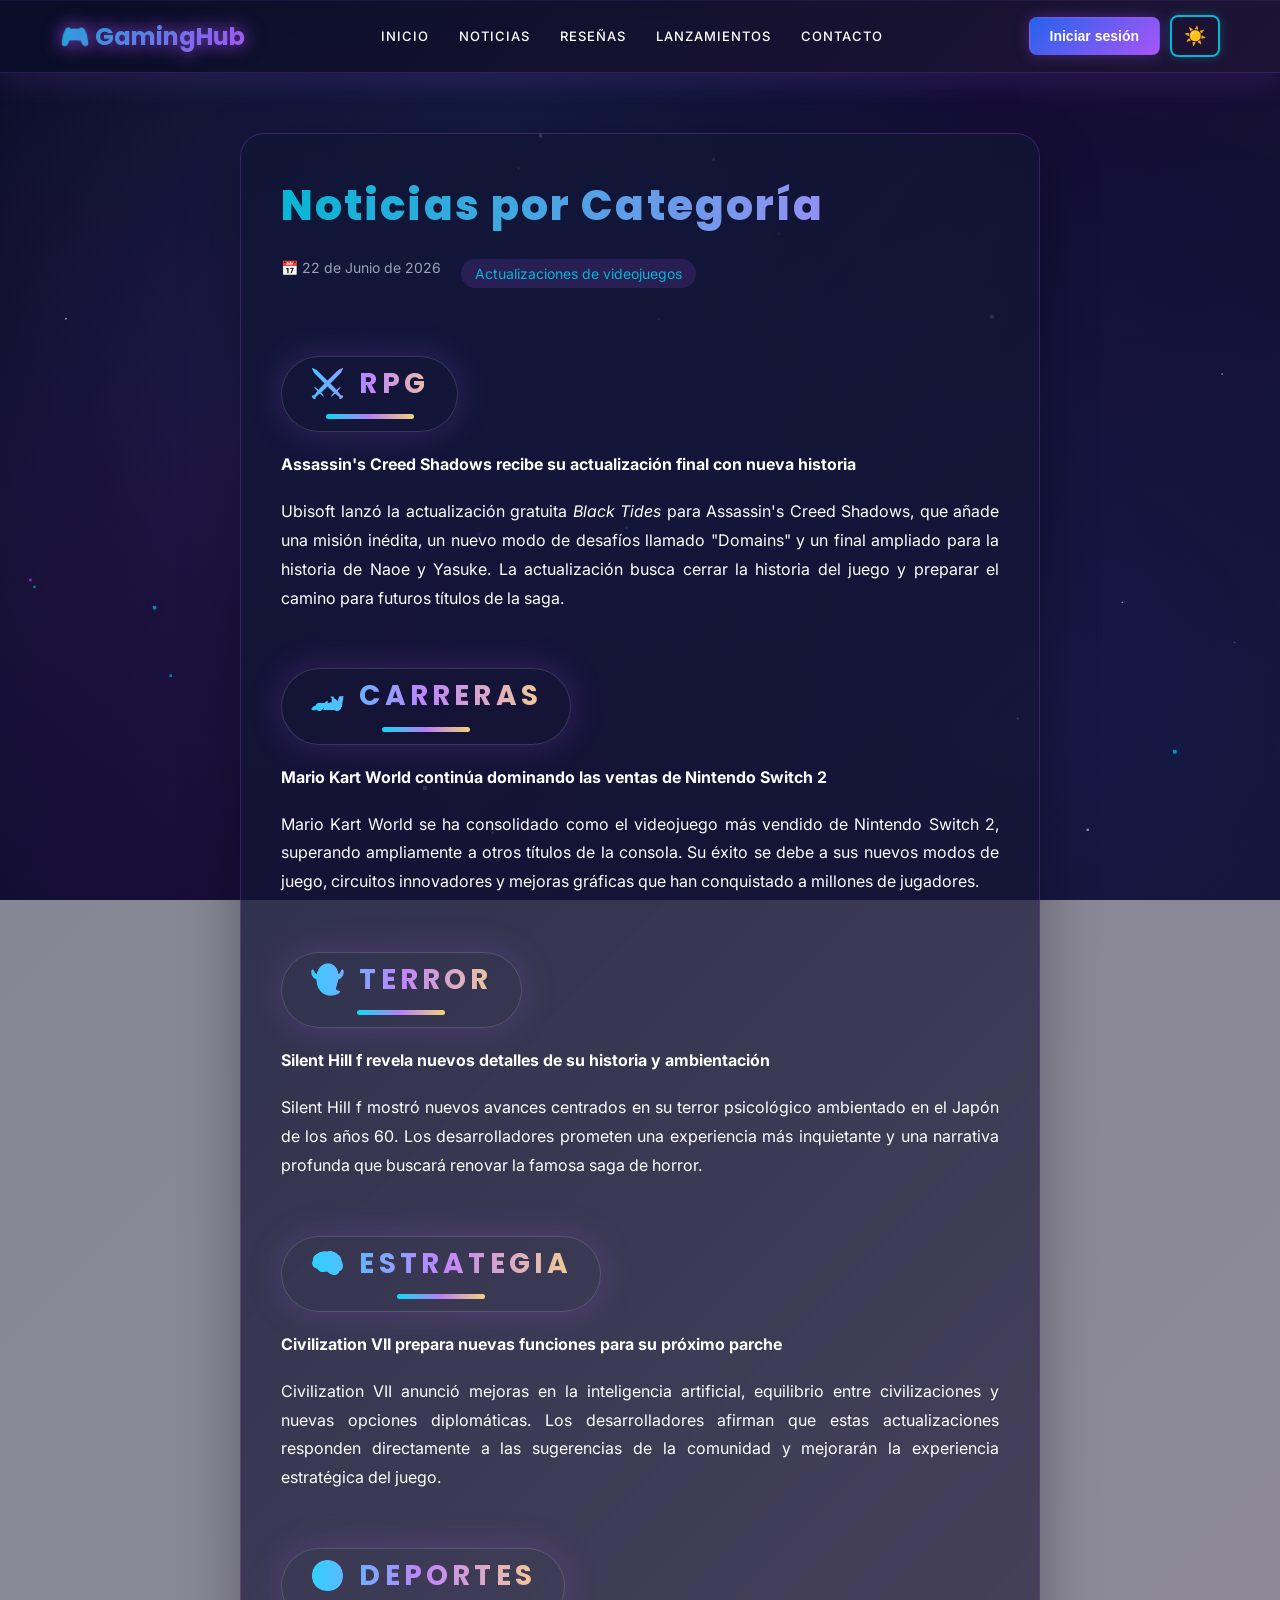
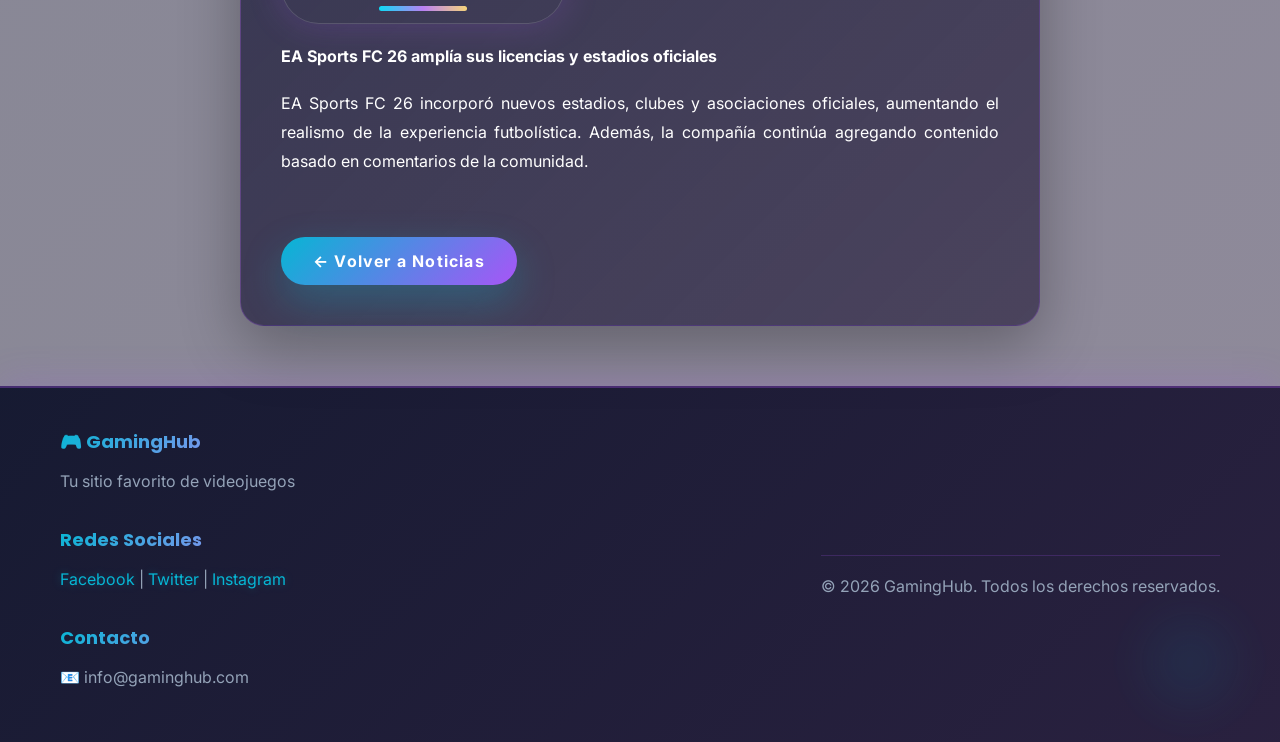
<file: noticia4.html>
<!DOCTYPE html>
<html lang="es">
<head>
    <meta charset="UTF-8">
    <meta name="viewport" content="width=device-width, initial-scale=1.0">
    <title>Noticias Especiales por Categoría - GamingHub</title>
    <link rel="stylesheet" href="styles.css">
    <link href="https://fonts.googleapis.com/css2?family=Poppins:wght@400;600;700&family=Inter:wght@400;500;600&display=swap" rel="stylesheet">
</head>
<body>
    <!-- HEADER -->
    <header class="header">
        <div class="container">
            <div class="logo">🎮 GamingHub</div>
            <nav class="nav">
                <a href="index.html" class="nav-link">Inicio</a>
                <a href="index.html#noticias" class="nav-link">Noticias</a>
                <a href="resenas.html" class="nav-link">Reseñas</a>
                <a href="index.html#lanzamientos" class="nav-link">Lanzamientos</a>
                <a href="contacto.html" class="nav-link">Contacto</a>
            </nav>
            <button class="login-btn">Iniciar sesión</button>
            <button class="theme-btn" id="themeBtn">🌙</button>
        </div>
    </header>

    <!-- DETALLE COMPLETO DE NOTICIAS POR CATEGORÍA -->
    <section class="noticia-detalle">
        <div class="container" style="max-width: 100%; display: block;">
            <article class="article-content">
                <h1>Noticias por Categoría</h1>
                <div class="article-meta">
                    <span class="date">📅 22 de Junio de 2026</span>
                    <span class="category">Actualizaciones de videojuegos</span>
                </div>

                <div class="article-body">
                    <h2>⚔️ RPG</h2>
                    <p><strong>Assassin's Creed Shadows recibe su actualización final con nueva historia</strong></p>
                    <p>Ubisoft lanzó la actualización gratuita <em>Black Tides</em> para Assassin's Creed Shadows, que añade una misión inédita, un nuevo modo de desafíos llamado "Domains" y un final ampliado para la historia de Naoe y Yasuke. La actualización busca cerrar la historia del juego y preparar el camino para futuros títulos de la saga.</p>

                    <h2>🏎️ Carreras</h2>
                    <p><strong>Mario Kart World continúa dominando las ventas de Nintendo Switch 2</strong></p>
                    <p>Mario Kart World se ha consolidado como el videojuego más vendido de Nintendo Switch 2, superando ampliamente a otros títulos de la consola. Su éxito se debe a sus nuevos modos de juego, circuitos innovadores y mejoras gráficas que han conquistado a millones de jugadores.</p>

                    <h2>👻 Terror</h2>
                    <p><strong>Silent Hill f revela nuevos detalles de su historia y ambientación</strong></p>
                    <p>Silent Hill f mostró nuevos avances centrados en su terror psicológico ambientado en el Japón de los años 60. Los desarrolladores prometen una experiencia más inquietante y una narrativa profunda que buscará renovar la famosa saga de horror.</p>

                    <h2>🧠 Estrategia</h2>
                    <p><strong>Civilization VII prepara nuevas funciones para su próximo parche</strong></p>
                    <p>Civilization VII anunció mejoras en la inteligencia artificial, equilibrio entre civilizaciones y nuevas opciones diplomáticas. Los desarrolladores afirman que estas actualizaciones responden directamente a las sugerencias de la comunidad y mejorarán la experiencia estratégica del juego.</p>

                    <h2>⚽ Deportes</h2>
                    <p><strong>EA Sports FC 26 amplía sus licencias y estadios oficiales</strong></p>
                    <p>EA Sports FC 26 incorporó nuevos estadios, clubes y asociaciones oficiales, aumentando el realismo de la experiencia futbolística. Además, la compañía continúa agregando contenido basado en comentarios de la comunidad.</p>
                </div>

                <a href="index.html#noticias" class="btn btn-primary">← Volver a Noticias</a>
            </article>
        </div>
    </section>

    <!-- FOOTER -->
    <footer class="footer">
        <div class="container">
            <div class="footer-content">
                <div class="footer-section">
                    <h4>🎮 GamingHub</h4>
                    <p>Tu sitio favorito de videojuegos</p>
                </div>
                <div class="footer-section">
                    <h4>Redes Sociales</h4>
                    <p>
                        <a href="#">Facebook</a> | 
                        <a href="#">Twitter</a> | 
                        <a href="#">Instagram</a>
                    </p>
                </div>
                <div class="footer-section">
                    <h4>Contacto</h4>
                    <p>📧 info@gaminghub.com</p>
                </div>
            </div>
            <div class="footer-bottom">
                <p>&copy; 2026 GamingHub. Todos los derechos reservados.</p>
            </div>
        </div>
    </footer>

    <script src="script.js"></script>
</body>
</html>
</file>
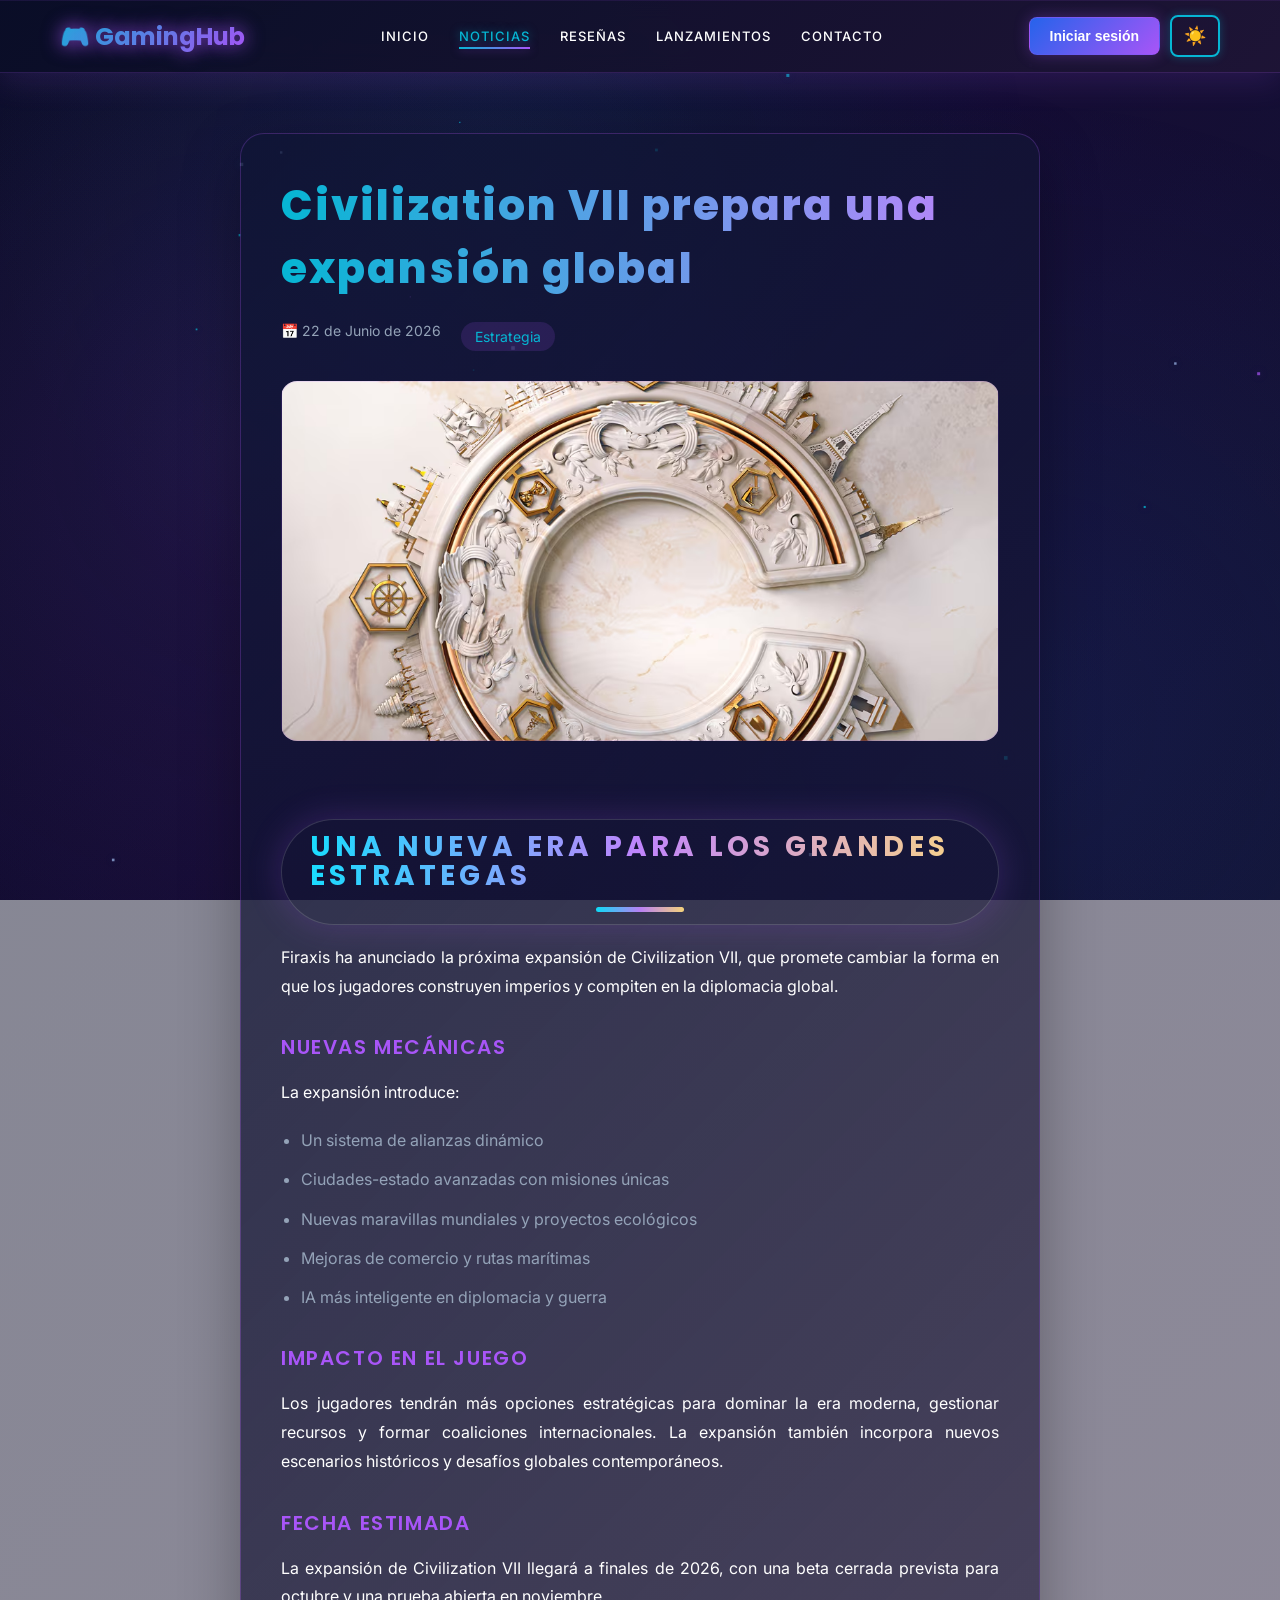
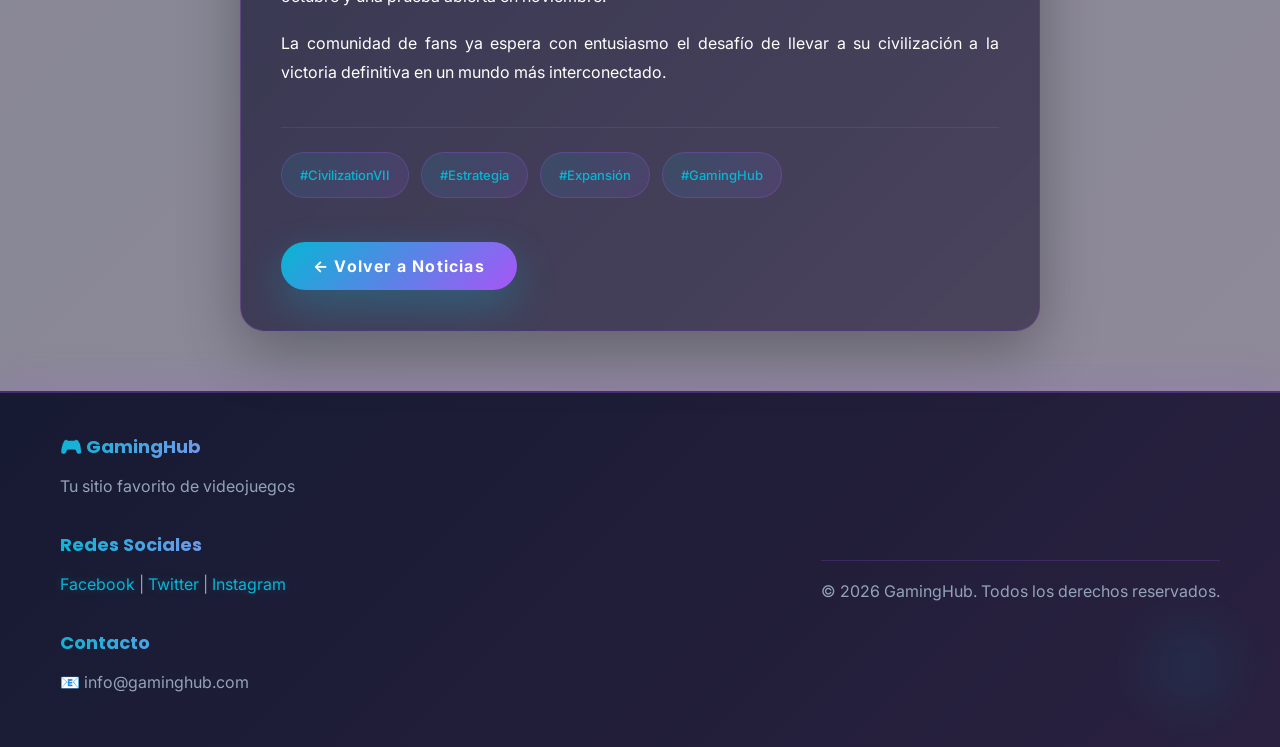
<file: noticia7.html>
<!DOCTYPE html>
<html lang="es">
<head>
    <meta charset="UTF-8">
    <meta name="viewport" content="width=device-width, initial-scale=1.0">
    <title>Civilization VII Expansión Global - GamingHub</title>
    <link rel="stylesheet" href="styles.css">
    <link href="https://fonts.googleapis.com/css2?family=Poppins:wght@400;600;700&family=Inter:wght@400;500;600&display=swap" rel="stylesheet">
</head>
<body>
    <!-- HEADER -->
    <header class="header">
        <div class="container">
            <div class="logo">🎮 GamingHub</div>
            <nav class="nav">
                <a href="index.html" class="nav-link">Inicio</a>
                <a href="index.html#noticias" class="nav-link active">Noticias</a>
                <a href="resenas.html" class="nav-link">Reseñas</a>
                <a href="index.html#lanzamientos" class="nav-link">Lanzamientos</a>
                <a href="contacto.html" class="nav-link">Contacto</a>
            </nav>
            <button class="login-btn">Iniciar sesión</button>
            <button class="theme-btn" id="themeBtn">🌙</button>
        </div>
    </header>

    <section class="noticia-detalle">
        <div class="container" style="max-width: 100%; display: block;">
            <article class="article-content">
                <h1>Civilization VII prepara una expansión global</h1>
                <div class="article-meta">
                    <span class="date">📅 22 de Junio de 2026</span>
                    <span class="category">Estrategia</span>
                </div>
                <div class="article-image" style="background: url('civi7.avif') center/cover no-repeat;"></div>
                <div class="article-body">
                    <h2>Una nueva era para los grandes estrategas</h2>
                    <p>Firaxis ha anunciado la próxima expansión de Civilization VII, que promete cambiar la forma en que los jugadores construyen imperios y compiten en la diplomacia global.</p>
                    <h3>Nuevas mecánicas</h3>
                    <p>La expansión introduce:</p>
                    <ul style="margin-left: 20px; margin-bottom: 15px;">
                        <li>Un sistema de alianzas dinámico</li>
                        <li>Ciudades-estado avanzadas con misiones únicas</li>
                        <li>Nuevas maravillas mundiales y proyectos ecológicos</li>
                        <li>Mejoras de comercio y rutas marítimas</li>
                        <li>IA más inteligente en diplomacia y guerra</li>
                    </ul>
                    <h3>Impacto en el juego</h3>
                    <p>Los jugadores tendrán más opciones estratégicas para dominar la era moderna, gestionar recursos y formar coaliciones internacionales.
                    La expansión también incorpora nuevos escenarios históricos y desafíos globales contemporáneos.</p>
                    <h3>Fecha estimada</h3>
                    <p>La expansión de Civilization VII llegará a finales de 2026, con una beta cerrada prevista para octubre y una prueba abierta en noviembre.</p>
                    <p style="margin-bottom: 30px;">La comunidad de fans ya espera con entusiasmo el desafío de llevar a su civilización a la victoria definitiva en un mundo más interconectado.</p>
                    <div class="article-tags">
                        <span>#CivilizationVII</span>
                        <span>#Estrategia</span>
                        <span>#Expansión</span>
                        <span>#GamingHub</span>
                    </div>
                </div>
                <a href="index.html#noticias" class="btn btn-primary">← Volver a Noticias</a>
            </article>
        </div>
    </section>

    <footer class="footer">
        <div class="container">
            <div class="footer-content">
                <div class="footer-section">
                    <h4>🎮 GamingHub</h4>
                    <p>Tu sitio favorito de videojuegos</p>
                </div>
                <div class="footer-section">
                    <h4>Redes Sociales</h4>
                    <p>
                        <a href="#">Facebook</a> | 
                        <a href="#">Twitter</a> | 
                        <a href="#">Instagram</a>
                    </p>
                </div>
                <div class="footer-section">
                    <h4>Contacto</h4>
                    <p>📧 info@gaminghub.com</p>
                </div>
            </div>
            <div class="footer-bottom">
                <p>&copy; 2026 GamingHub. Todos los derechos reservados.</p>
            </div>
        </div>
    </footer>

    <script src="script.js"></script>
</body>
</html>
</file>
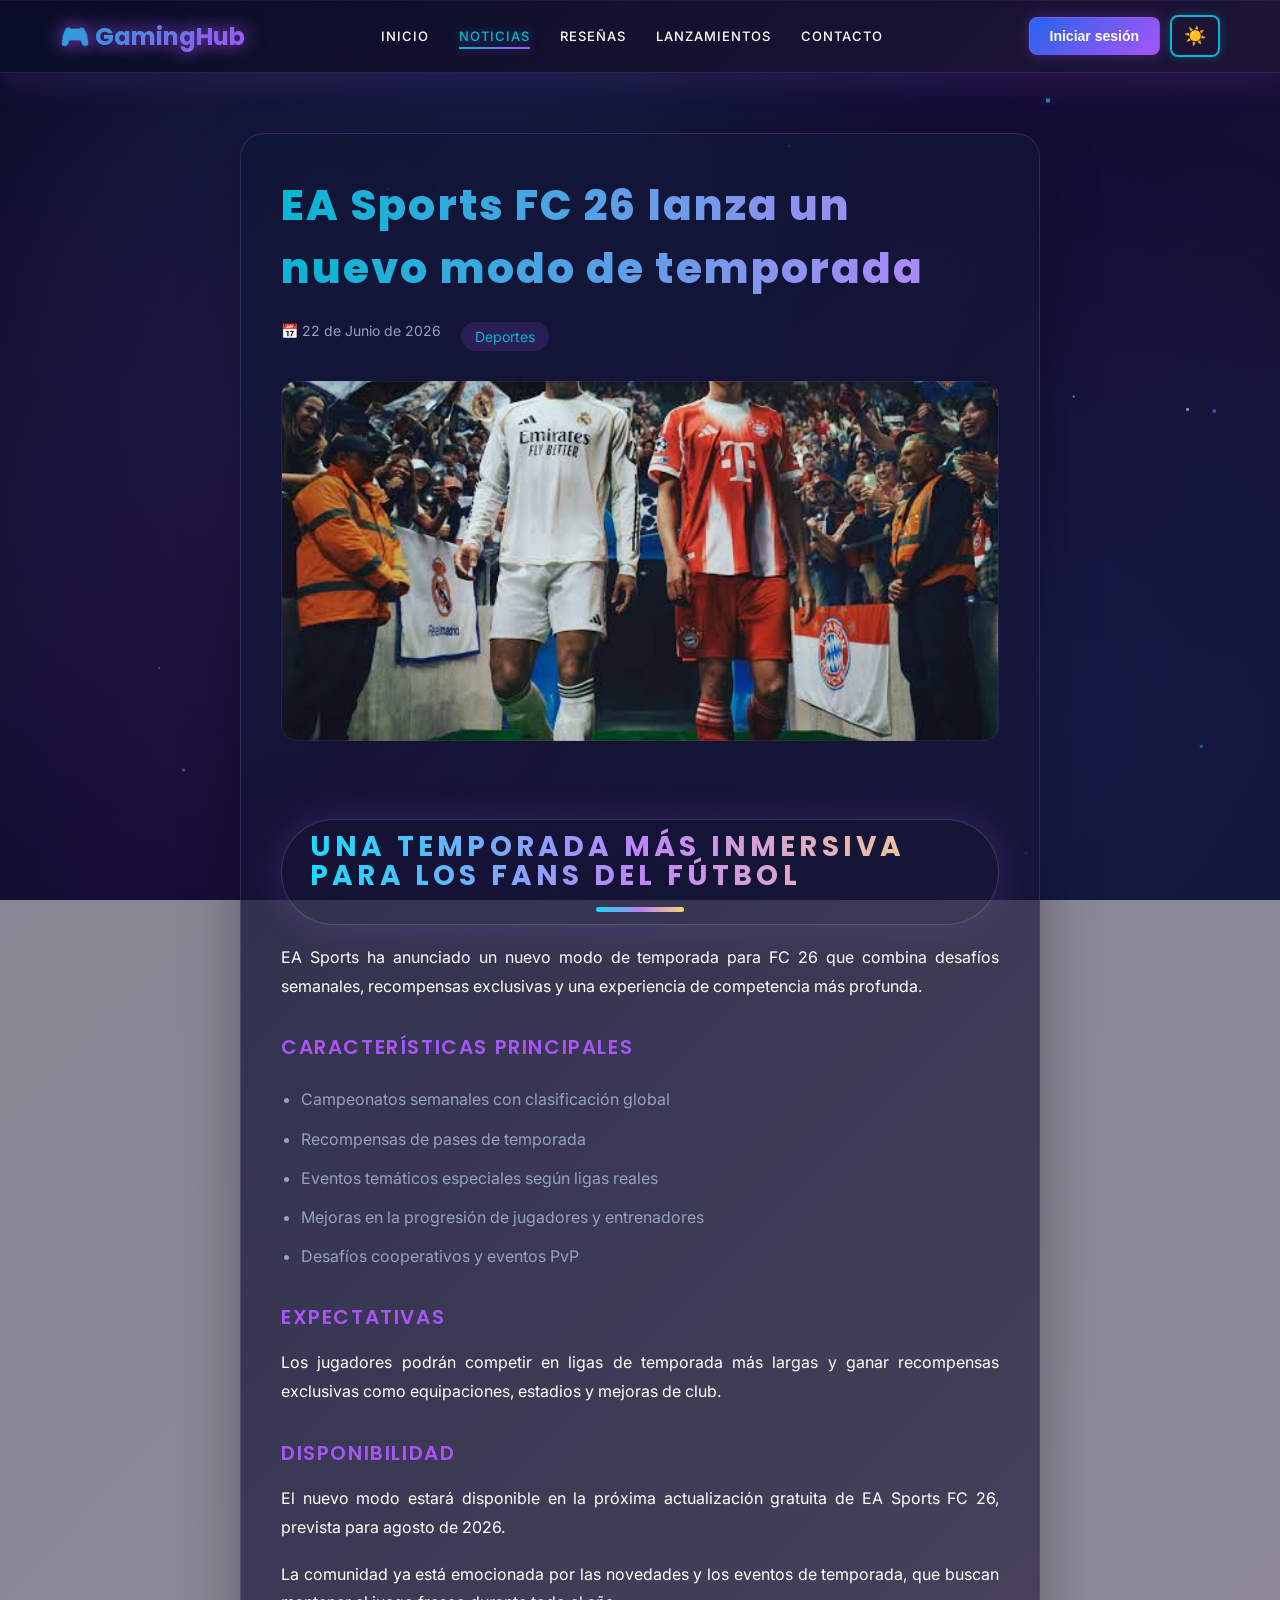
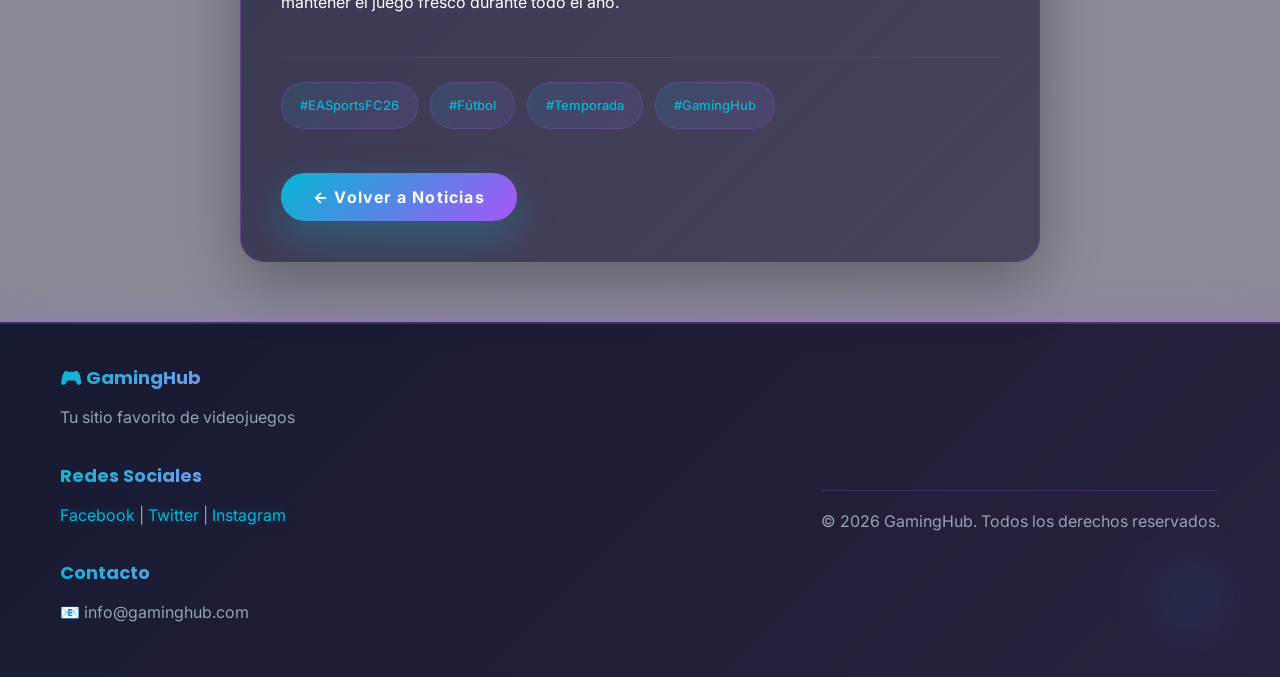
<file: noticia8.html>
<!DOCTYPE html>
<html lang="es">
<head>
    <meta charset="UTF-8">
    <meta name="viewport" content="width=device-width, initial-scale=1.0">
    <title>EA Sports FC 26 Lanza Modo de Temporada - GamingHub</title>
    <link rel="stylesheet" href="styles.css">
    <link href="https://fonts.googleapis.com/css2?family=Poppins:wght@400;600;700&family=Inter:wght@400;500;600&display=swap" rel="stylesheet">
</head>
<body>
    <!-- HEADER -->
    <header class="header">
        <div class="container">
            <div class="logo">🎮 GamingHub</div>
            <nav class="nav">
                <a href="index.html" class="nav-link">Inicio</a>
                <a href="index.html#noticias" class="nav-link active">Noticias</a>
                <a href="resenas.html" class="nav-link">Reseñas</a>
                <a href="index.html#lanzamientos" class="nav-link">Lanzamientos</a>
                <a href="contacto.html" class="nav-link">Contacto</a>
            </nav>
            <button class="login-btn">Iniciar sesión</button>
            <button class="theme-btn" id="themeBtn">🌙</button>
        </div>
    </header>

    <section class="noticia-detalle">
        <div class="container" style="max-width: 100%; display: block;">
            <article class="article-content">
                <h1>EA Sports FC 26 lanza un nuevo modo de temporada</h1>
                <div class="article-meta">
                    <span class="date">📅 22 de Junio de 2026</span>
                    <span class="category">Deportes</span>
                </div>
                <div class="article-image" style="background: url('fc.jpeg') center/cover no-repeat;"></div>
                <div class="article-body">
                    <h2>Una temporada más inmersiva para los fans del fútbol</h2>
                    <p>EA Sports ha anunciado un nuevo modo de temporada para FC 26 que combina desafíos semanales, recompensas exclusivas y una experiencia de competencia más profunda.</p>
                    <h3>Características principales</h3>
                    <ul style="margin-left: 20px; margin-bottom: 15px;">
                        <li>Campeonatos semanales con clasificación global</li>
                        <li>Recompensas de pases de temporada</li>
                        <li>Eventos temáticos especiales según ligas reales</li>
                        <li>Mejoras en la progresión de jugadores y entrenadores</li>
                        <li>Desafíos cooperativos y eventos PvP</li>
                    </ul>
                    <h3>Expectativas</h3>
                    <p>Los jugadores podrán competir en ligas de temporada más largas y ganar recompensas exclusivas como equipaciones, estadios y mejoras de club.</p>
                    <h3>Disponibilidad</h3>
                    <p>El nuevo modo estará disponible en la próxima actualización gratuita de EA Sports FC 26, prevista para agosto de 2026.</p>
                    <p style="margin-bottom: 30px;">La comunidad ya está emocionada por las novedades y los eventos de temporada, que buscan mantener el juego fresco durante todo el año.</p>
                    <div class="article-tags">
                        <span>#EASportsFC26</span>
                        <span>#Fútbol</span>
                        <span>#Temporada</span>
                        <span>#GamingHub</span>
                    </div>
                </div>
                <a href="index.html#noticias" class="btn btn-primary">← Volver a Noticias</a>
            </article>
        </div>
    </section>

    <footer class="footer">
        <div class="container">
            <div class="footer-content">
                <div class="footer-section">
                    <h4>🎮 GamingHub</h4>
                    <p>Tu sitio favorito de videojuegos</p>
                </div>
                <div class="footer-section">
                    <h4>Redes Sociales</h4>
                    <p>
                        <a href="#">Facebook</a> | 
                        <a href="#">Twitter</a> | 
                        <a href="#">Instagram</a>
                    </p>
                </div>
                <div class="footer-section">
                    <h4>Contacto</h4>
                    <p>📧 info@gaminghub.com</p>
                </div>
            </div>
            <div class="footer-bottom">
                <p>&copy; 2026 GamingHub. Todos los derechos reservados.</p>
            </div>
        </div>
    </footer>

    <script src="script.js"></script>
</body>
</html>
</file>
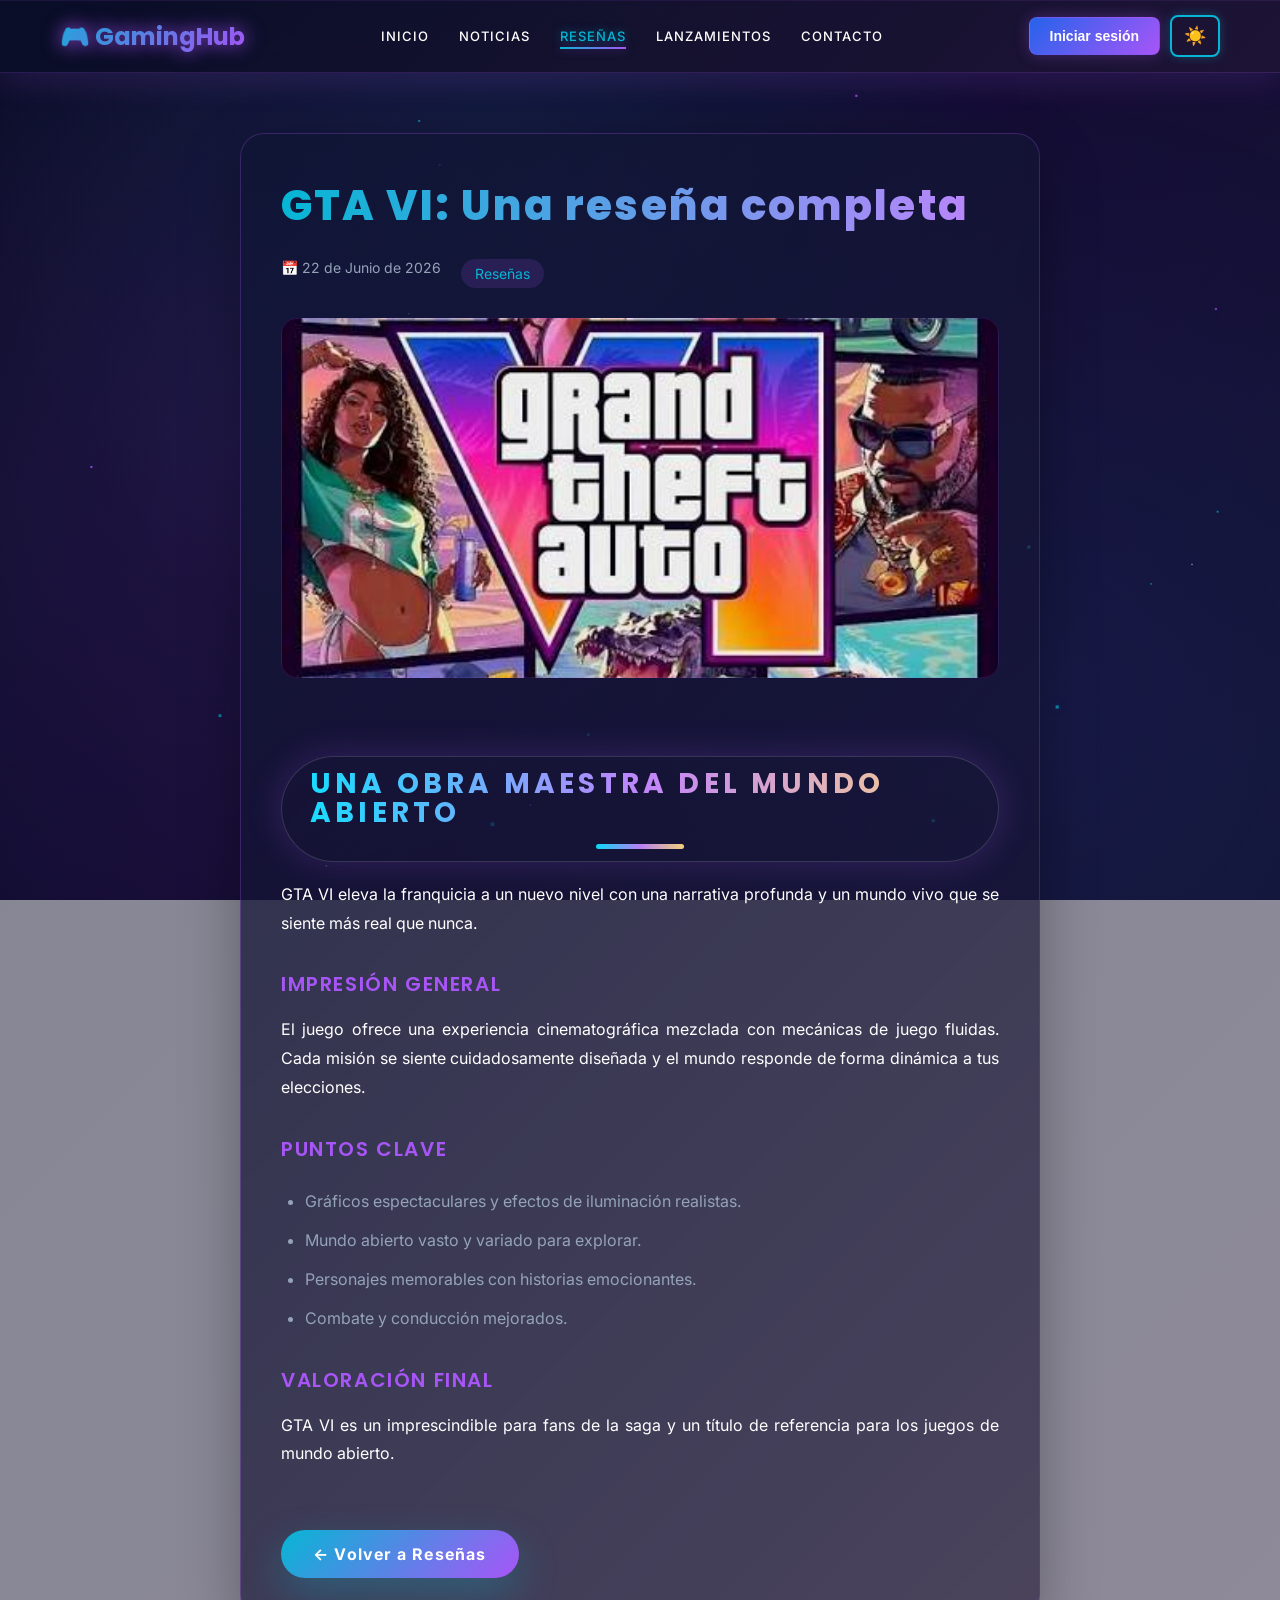
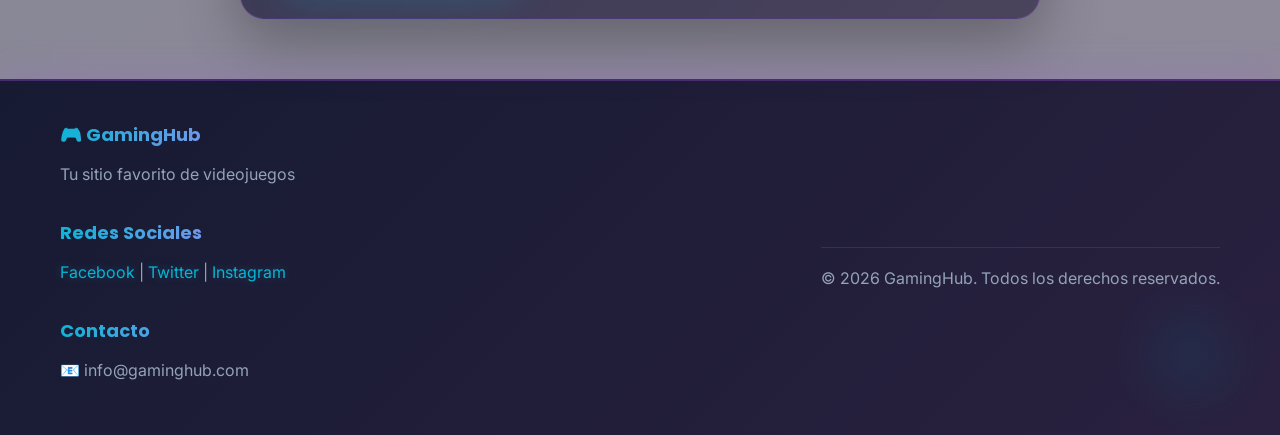
<file: resena1.html>
<!DOCTYPE html>
<html lang="es">
<head>
    <meta charset="UTF-8">
    <meta name="viewport" content="width=device-width, initial-scale=1.0">
    <title>Reseña GTA VI - GamingHub</title>
    <link rel="stylesheet" href="styles.css">
    <link href="https://fonts.googleapis.com/css2?family=Poppins:wght@400;600;700&family=Inter:wght@400;500;600&display=swap" rel="stylesheet">
</head>
<body>
    <header class="header">
        <div class="container">
            <div class="logo">🎮 GamingHub</div>
            <nav class="nav">
                <a href="index.html" class="nav-link">Inicio</a>
                <a href="index.html#noticias" class="nav-link">Noticias</a>
                <a href="resenas.html" class="nav-link active">Reseñas</a>
                <a href="index.html#lanzamientos" class="nav-link">Lanzamientos</a>
                <a href="contacto.html" class="nav-link">Contacto</a>
            </nav>
            <button class="login-btn">Iniciar sesión</button>
            <button class="theme-btn" id="themeBtn">🌙</button>
        </div>
    </header>

    <section class="noticia-detalle">
        <div class="container">
            <article class="article-content">
                <h1>GTA VI: Una reseña completa</h1>
                <div class="article-meta">
                    <span class="date">📅 22 de Junio de 2026</span>
                    <span class="category">Reseñas</span>
                </div>
                <div class="article-image" style="background: url('gta6.jpeg') center/cover no-repeat;"></div>
                <div class="article-body">
                    <h2>Una obra maestra del mundo abierto</h2>
                    <p>GTA VI eleva la franquicia a un nuevo nivel con una narrativa profunda y un mundo vivo que se siente más real que nunca.</p>
                    <h3>Impresión general</h3>
                    <p>El juego ofrece una experiencia cinematográfica mezclada con mecánicas de juego fluidas. Cada misión se siente cuidadosamente diseñada y el mundo responde de forma dinámica a tus elecciones.</p>
                    <h3>Puntos clave</h3>
                    <ul>
                        <li>Gráficos espectaculares y efectos de iluminación realistas.</li>
                        <li>Mundo abierto vasto y variado para explorar.</li>
                        <li>Personajes memorables con historias emocionantes.</li>
                        <li>Combate y conducción mejorados.</li>
                    </ul>
                    <h3>Valoración final</h3>
                    <p>GTA VI es un imprescindible para fans de la saga y un título de referencia para los juegos de mundo abierto.</p>
                </div>
                <a href="resenas.html" class="btn btn-primary">← Volver a Reseñas</a>
            </article>
        </div>
    </section>

    <footer class="footer">
        <div class="container">
            <div class="footer-content">
                <div class="footer-section">
                    <h4>🎮 GamingHub</h4>
                    <p>Tu sitio favorito de videojuegos</p>
                </div>
                <div class="footer-section">
                    <h4>Redes Sociales</h4>
                    <p><a href="#">Facebook</a> | <a href="#">Twitter</a> | <a href="#">Instagram</a></p>
                </div>
                <div class="footer-section">
                    <h4>Contacto</h4>
                    <p>📧 info@gaminghub.com</p>
                </div>
            </div>
            <div class="footer-bottom">
                <p>&copy; 2026 GamingHub. Todos los derechos reservados.</p>
            </div>
        </div>
    </footer>

    <script src="script.js"></script>
</body>
</html>
</file>
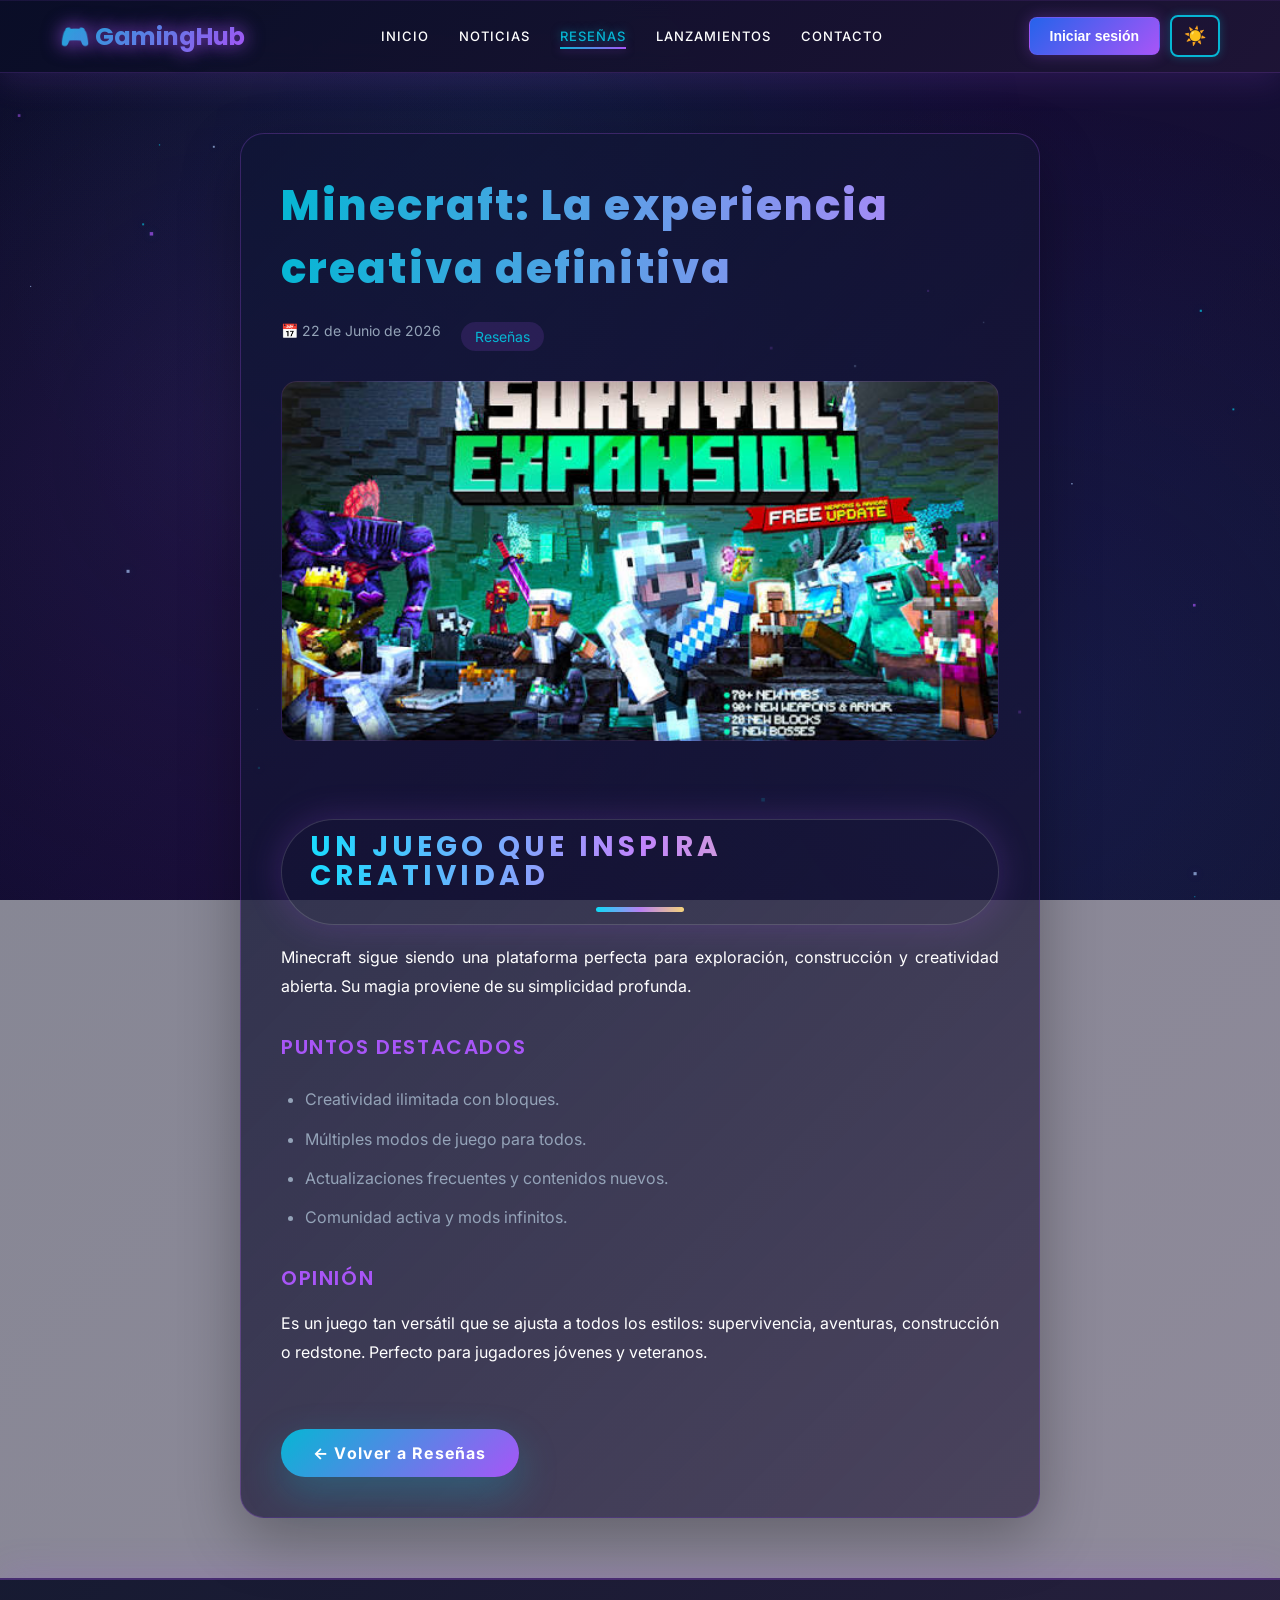
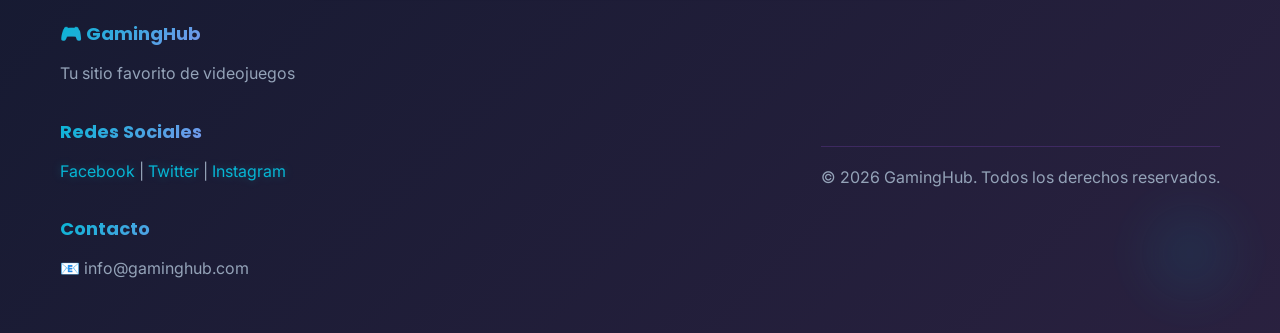
<file: resena2.html>
<!DOCTYPE html>
<html lang="es">
<head>
    <meta charset="UTF-8">
    <meta name="viewport" content="width=device-width, initial-scale=1.0">
    <title>Reseña Minecraft - GamingHub</title>
    <link rel="stylesheet" href="styles.css">
    <link href="https://fonts.googleapis.com/css2?family=Poppins:wght@400;600;700&family=Inter:wght@400;500;600&display=swap" rel="stylesheet">
</head>
<body>
    <header class="header">
        <div class="container">
            <div class="logo">🎮 GamingHub</div>
            <nav class="nav">
                <a href="index.html" class="nav-link">Inicio</a>
                <a href="index.html#noticias" class="nav-link">Noticias</a>
                <a href="resenas.html" class="nav-link active">Reseñas</a>
                <a href="index.html#lanzamientos" class="nav-link">Lanzamientos</a>
                <a href="contacto.html" class="nav-link">Contacto</a>
            </nav>
            <button class="login-btn">Iniciar sesión</button>
            <button class="theme-btn" id="themeBtn">🌙</button>
        </div>
    </header>

    <section class="noticia-detalle">
        <div class="container">
            <article class="article-content">
                <h1>Minecraft: La experiencia creativa definitiva</h1>
                <div class="article-meta">
                    <span class="date">📅 22 de Junio de 2026</span>
                    <span class="category">Reseñas</span>
                </div>
                <div class="article-image" style="background: url('jp.jpeg') center/cover no-repeat;"></div>
                <div class="article-body">
                    <h2>Un juego que inspira creatividad</h2>
                    <p>Minecraft sigue siendo una plataforma perfecta para exploración, construcción y creatividad abierta. Su magia proviene de su simplicidad profunda.</p>
                    <h3>Puntos destacados</h3>
                    <ul>
                        <li>Creatividad ilimitada con bloques.</li>
                        <li>Múltiples modos de juego para todos.</li>
                        <li>Actualizaciones frecuentes y contenidos nuevos.</li>
                        <li>Comunidad activa y mods infinitos.</li>
                    </ul>
                    <h3>Opinión</h3>
                    <p>Es un juego tan versátil que se ajusta a todos los estilos: supervivencia, aventuras, construcción o redstone. Perfecto para jugadores jóvenes y veteranos.</p>
                </div>
                <a href="resenas.html" class="btn btn-primary">← Volver a Reseñas</a>
            </article>
        </div>
    </section>

    <footer class="footer">
        <div class="container">
            <div class="footer-content">
                <div class="footer-section">
                    <h4>🎮 GamingHub</h4>
                    <p>Tu sitio favorito de videojuegos</p>
                </div>
                <div class="footer-section">
                    <h4>Redes Sociales</h4>
                    <p><a href="#">Facebook</a> | <a href="#">Twitter</a> | <a href="#">Instagram</a></p>
                </div>
                <div class="footer-section">
                    <h4>Contacto</h4>
                    <p>📧 info@gaminghub.com</p>
                </div>
            </div>
            <div class="footer-bottom">
                <p>&copy; 2026 GamingHub. Todos los derechos reservados.</p>
            </div>
        </div>
    </footer>

    <script src="script.js"></script>
</body>
</html>
</file>
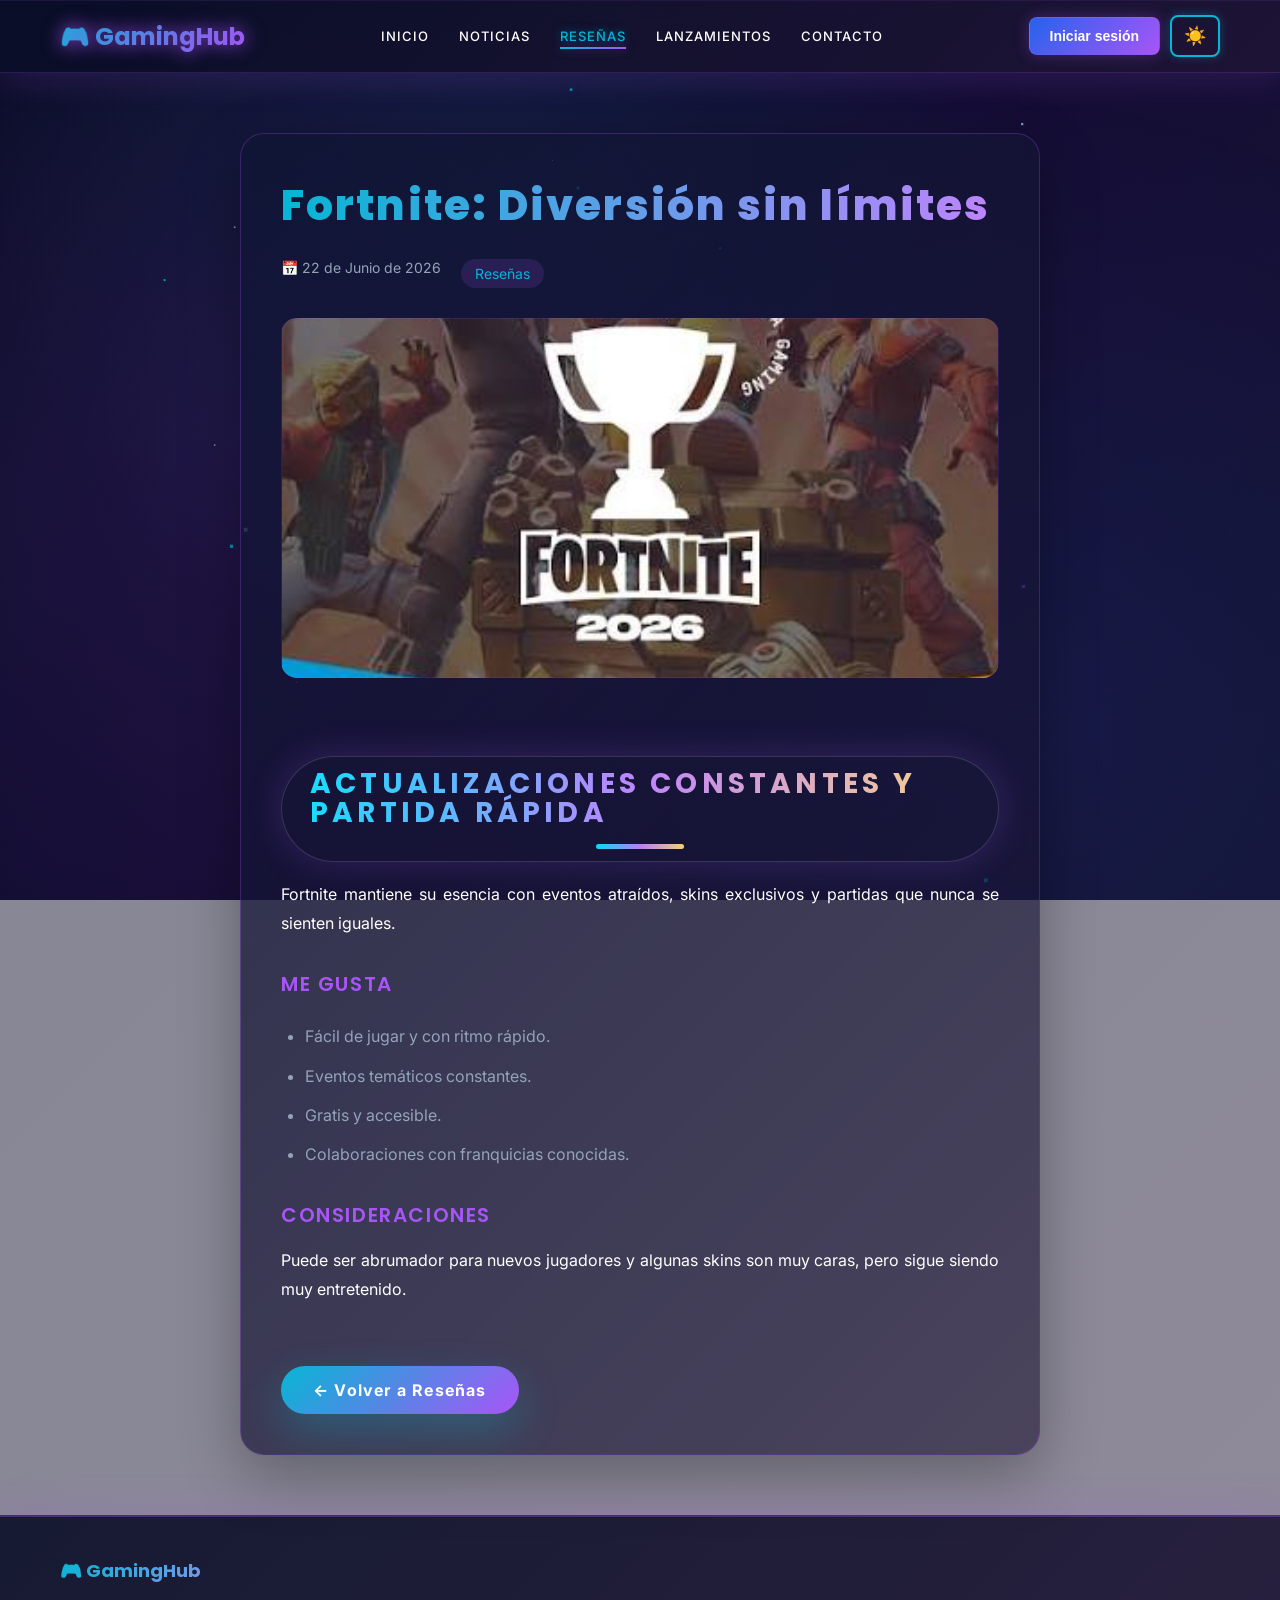
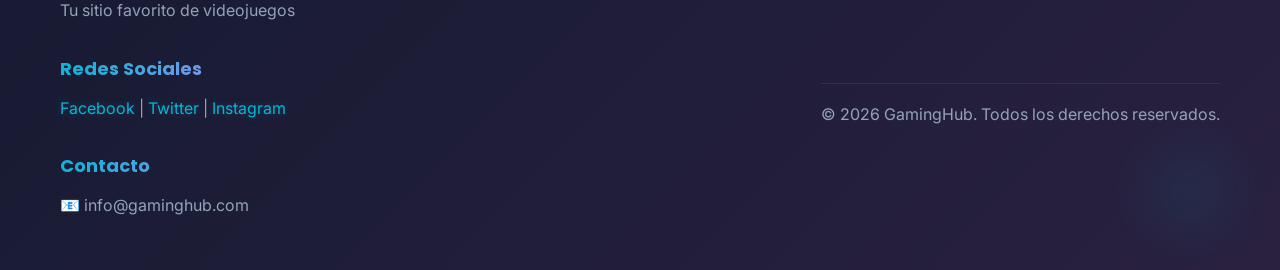
<file: resena3.html>
<!DOCTYPE html>
<html lang="es">
<head>
    <meta charset="UTF-8">
    <meta name="viewport" content="width=device-width, initial-scale=1.0">
    <title>Reseña Fortnite - GamingHub</title>
    <link rel="stylesheet" href="styles.css">
    <link href="https://fonts.googleapis.com/css2?family=Poppins:wght@400;600;700&family=Inter:wght@400;500;600&display=swap" rel="stylesheet">
</head>
<body>
    <header class="header">
        <div class="container">
            <div class="logo">🎮 GamingHub</div>
            <nav class="nav">
                <a href="index.html" class="nav-link">Inicio</a>
                <a href="index.html#noticias" class="nav-link">Noticias</a>
                <a href="resenas.html" class="nav-link active">Reseñas</a>
                <a href="index.html#lanzamientos" class="nav-link">Lanzamientos</a>
                <a href="contacto.html" class="nav-link">Contacto</a>
            </nav>
            <button class="login-btn">Iniciar sesión</button>
            <button class="theme-btn" id="themeBtn">🌙</button>
        </div>
    </header>

    <section class="noticia-detalle">
        <div class="container">
            <article class="article-content">
                <h1>Fortnite: Diversión sin límites</h1>
                <div class="article-meta">
                    <span class="date">📅 22 de Junio de 2026</span>
                    <span class="category">Reseñas</span>
                </div>
                <div class="article-image" style="background: url('fornite.jpeg') center/cover no-repeat;"></div>
                <div class="article-body">
                    <h2>Actualizaciones constantes y partida rápida</h2>
                    <p>Fortnite mantiene su esencia con eventos atraídos, skins exclusivos y partidas que nunca se sienten iguales.</p>
                    <h3>Me gusta</h3>
                    <ul>
                        <li>Fácil de jugar y con ritmo rápido.</li>
                        <li>Eventos temáticos constantes.</li>
                        <li>Gratis y accesible.</li>
                        <li>Colaboraciones con franquicias conocidas.</li>
                    </ul>
                    <h3>Consideraciones</h3>
                    <p>Puede ser abrumador para nuevos jugadores y algunas skins son muy caras, pero sigue siendo muy entretenido.</p>
                </div>
                <a href="resenas.html" class="btn btn-primary">← Volver a Reseñas</a>
            </article>
        </div>
    </section>

    <footer class="footer">
        <div class="container">
            <div class="footer-content">
                <div class="footer-section">
                    <h4>🎮 GamingHub</h4>
                    <p>Tu sitio favorito de videojuegos</p>
                </div>
                <div class="footer-section">
                    <h4>Redes Sociales</h4>
                    <p><a href="#">Facebook</a> | <a href="#">Twitter</a> | <a href="#">Instagram</a></p>
                </div>
                <div class="footer-section">
                    <h4>Contacto</h4>
                    <p>📧 info@gaminghub.com</p>
                </div>
            </div>
            <div class="footer-bottom">
                <p>&copy; 2026 GamingHub. Todos los derechos reservados.</p>
            </div>
        </div>
    </footer>

    <script src="script.js"></script>
</body>
</html>
</file>
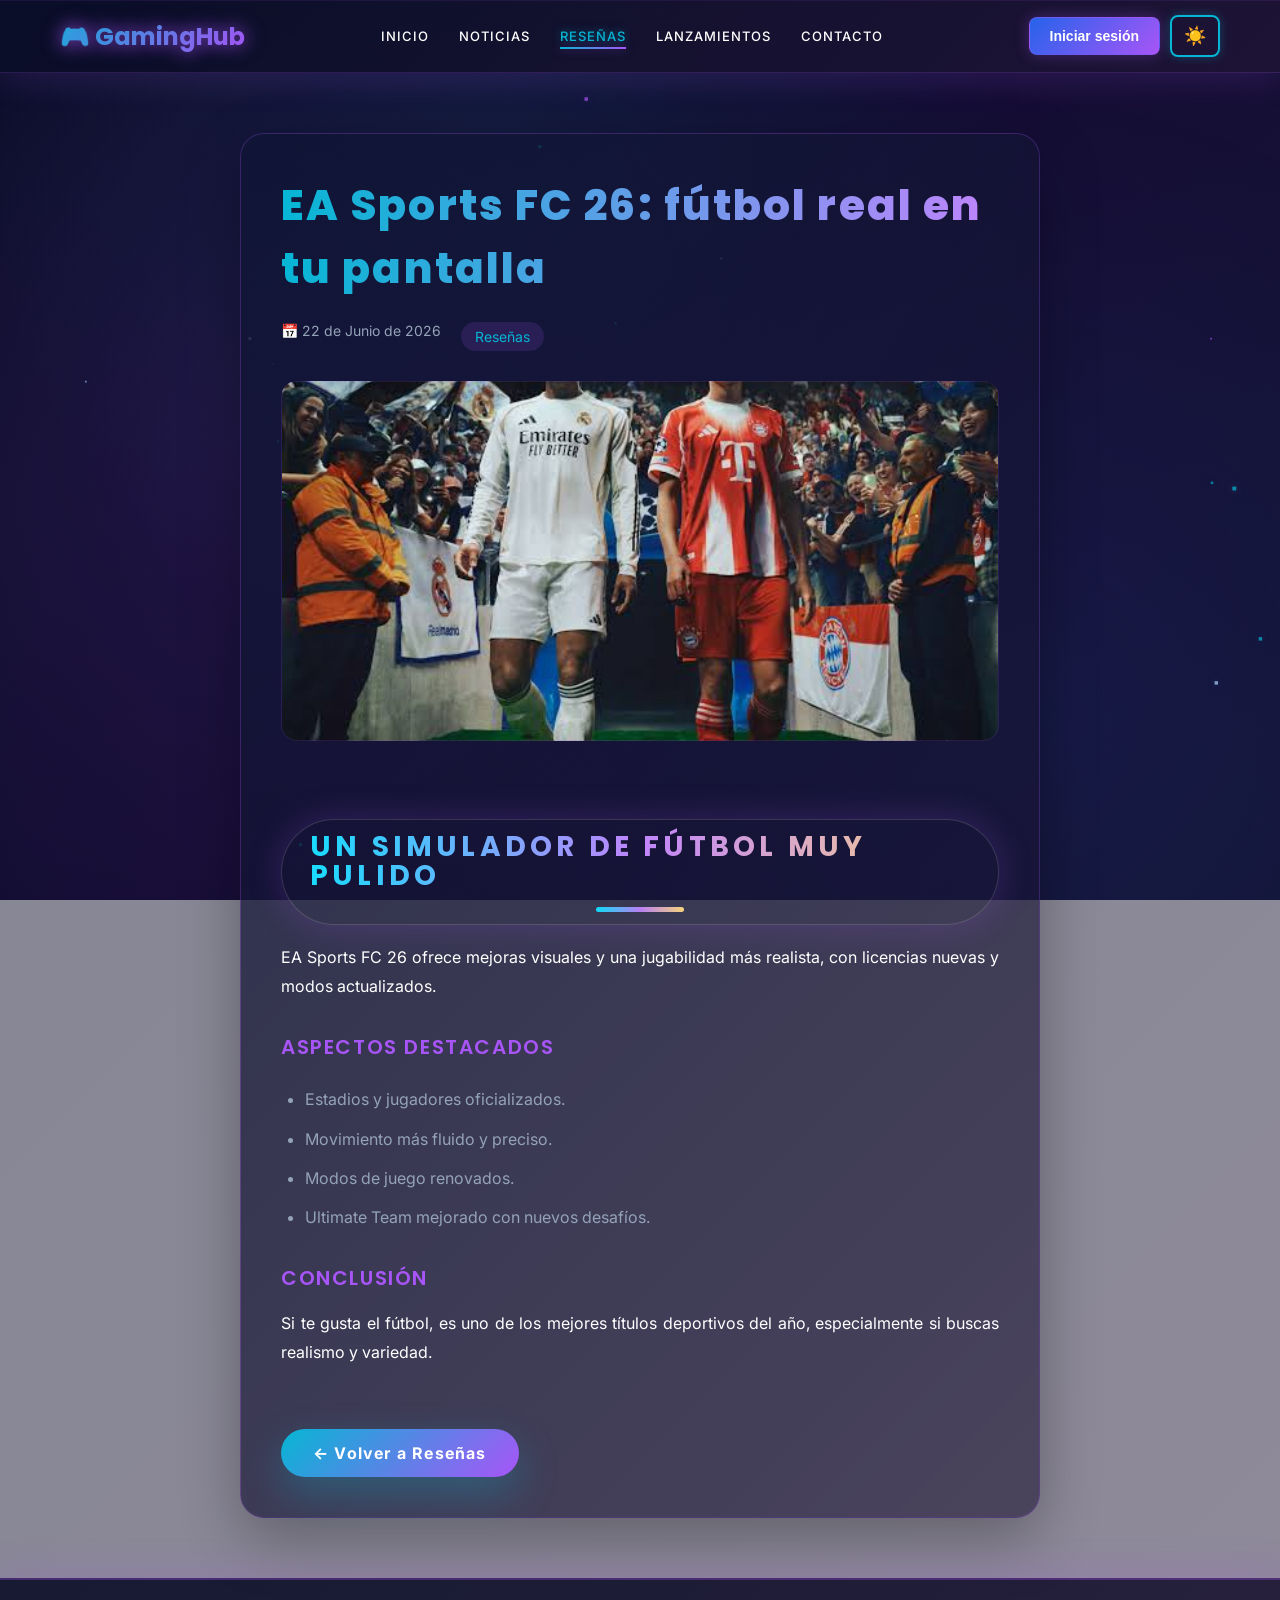
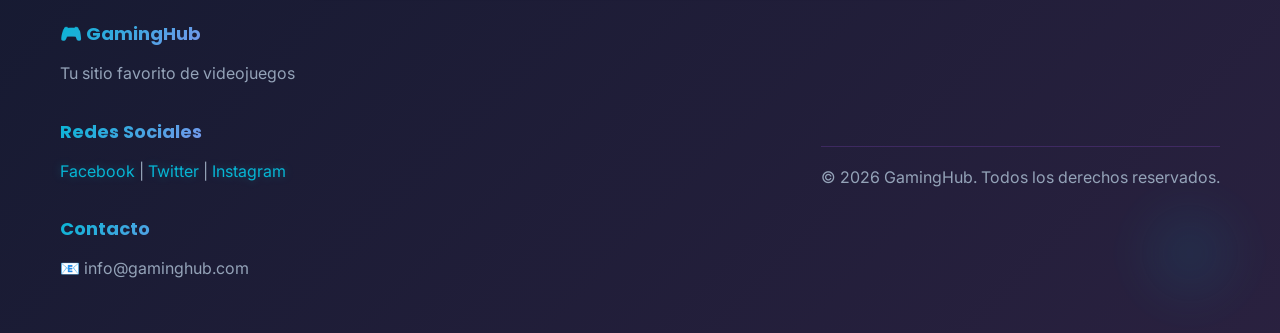
<file: resena4.html>
<!DOCTYPE html>
<html lang="es">
<head>
    <meta charset="UTF-8">
    <meta name="viewport" content="width=device-width, initial-scale=1.0">
    <title>Reseña EA Sports FC 26 - GamingHub</title>
    <link rel="stylesheet" href="styles.css">
    <link href="https://fonts.googleapis.com/css2?family=Poppins:wght@400;600;700&family=Inter:wght@400;500;600&display=swap" rel="stylesheet">
</head>
<body>
    <header class="header">
        <div class="container">
            <div class="logo">🎮 GamingHub</div>
            <nav class="nav">
                <a href="index.html" class="nav-link">Inicio</a>
                <a href="index.html#noticias" class="nav-link">Noticias</a>
                <a href="resenas.html" class="nav-link active">Reseñas</a>
                <a href="index.html#lanzamientos" class="nav-link">Lanzamientos</a>
                <a href="contacto.html" class="nav-link">Contacto</a>
            </nav>
            <button class="login-btn">Iniciar sesión</button>
            <button class="theme-btn" id="themeBtn">🌙</button>
        </div>
    </header>

    <section class="noticia-detalle">
        <div class="container">
            <article class="article-content">
                <h1>EA Sports FC 26: fútbol real en tu pantalla</h1>
                <div class="article-meta">
                    <span class="date">📅 22 de Junio de 2026</span>
                    <span class="category">Reseñas</span>
                </div>
                <div class="article-image" style="background: url('fc.jpeg') center/cover no-repeat;"></div>
                <div class="article-body">
                    <h2>Un simulador de fútbol muy pulido</h2>
                    <p>EA Sports FC 26 ofrece mejoras visuales y una jugabilidad más realista, con licencias nuevas y modos actualizados.</p>
                    <h3>Aspectos destacados</h3>
                    <ul>
                        <li>Estadios y jugadores oficializados.</li>
                        <li>Movimiento más fluido y preciso.</li>
                        <li>Modos de juego renovados.</li>
                        <li>Ultimate Team mejorado con nuevos desafíos.</li>
                    </ul>
                    <h3>Conclusión</h3>
                    <p>Si te gusta el fútbol, es uno de los mejores títulos deportivos del año, especialmente si buscas realismo y variedad.</p>
                </div>
                <a href="resenas.html" class="btn btn-primary">← Volver a Reseñas</a>
            </article>
        </div>
    </section>

    <footer class="footer">
        <div class="container">
            <div class="footer-content">
                <div class="footer-section">
                    <h4>🎮 GamingHub</h4>
                    <p>Tu sitio favorito de videojuegos</p>
                </div>
                <div class="footer-section">
                    <h4>Redes Sociales</h4>
                    <p><a href="#">Facebook</a> | <a href="#">Twitter</a> | <a href="#">Instagram</a></p>
                </div>
                <div class="footer-section">
                    <h4>Contacto</h4>
                    <p>📧 info@gaminghub.com</p>
                </div>
            </div>
            <div class="footer-bottom">
                <p>&copy; 2026 GamingHub. Todos los derechos reservados.</p>
            </div>
        </div>
    </footer>

    <script src="script.js"></script>
</body>
</html>
</file>
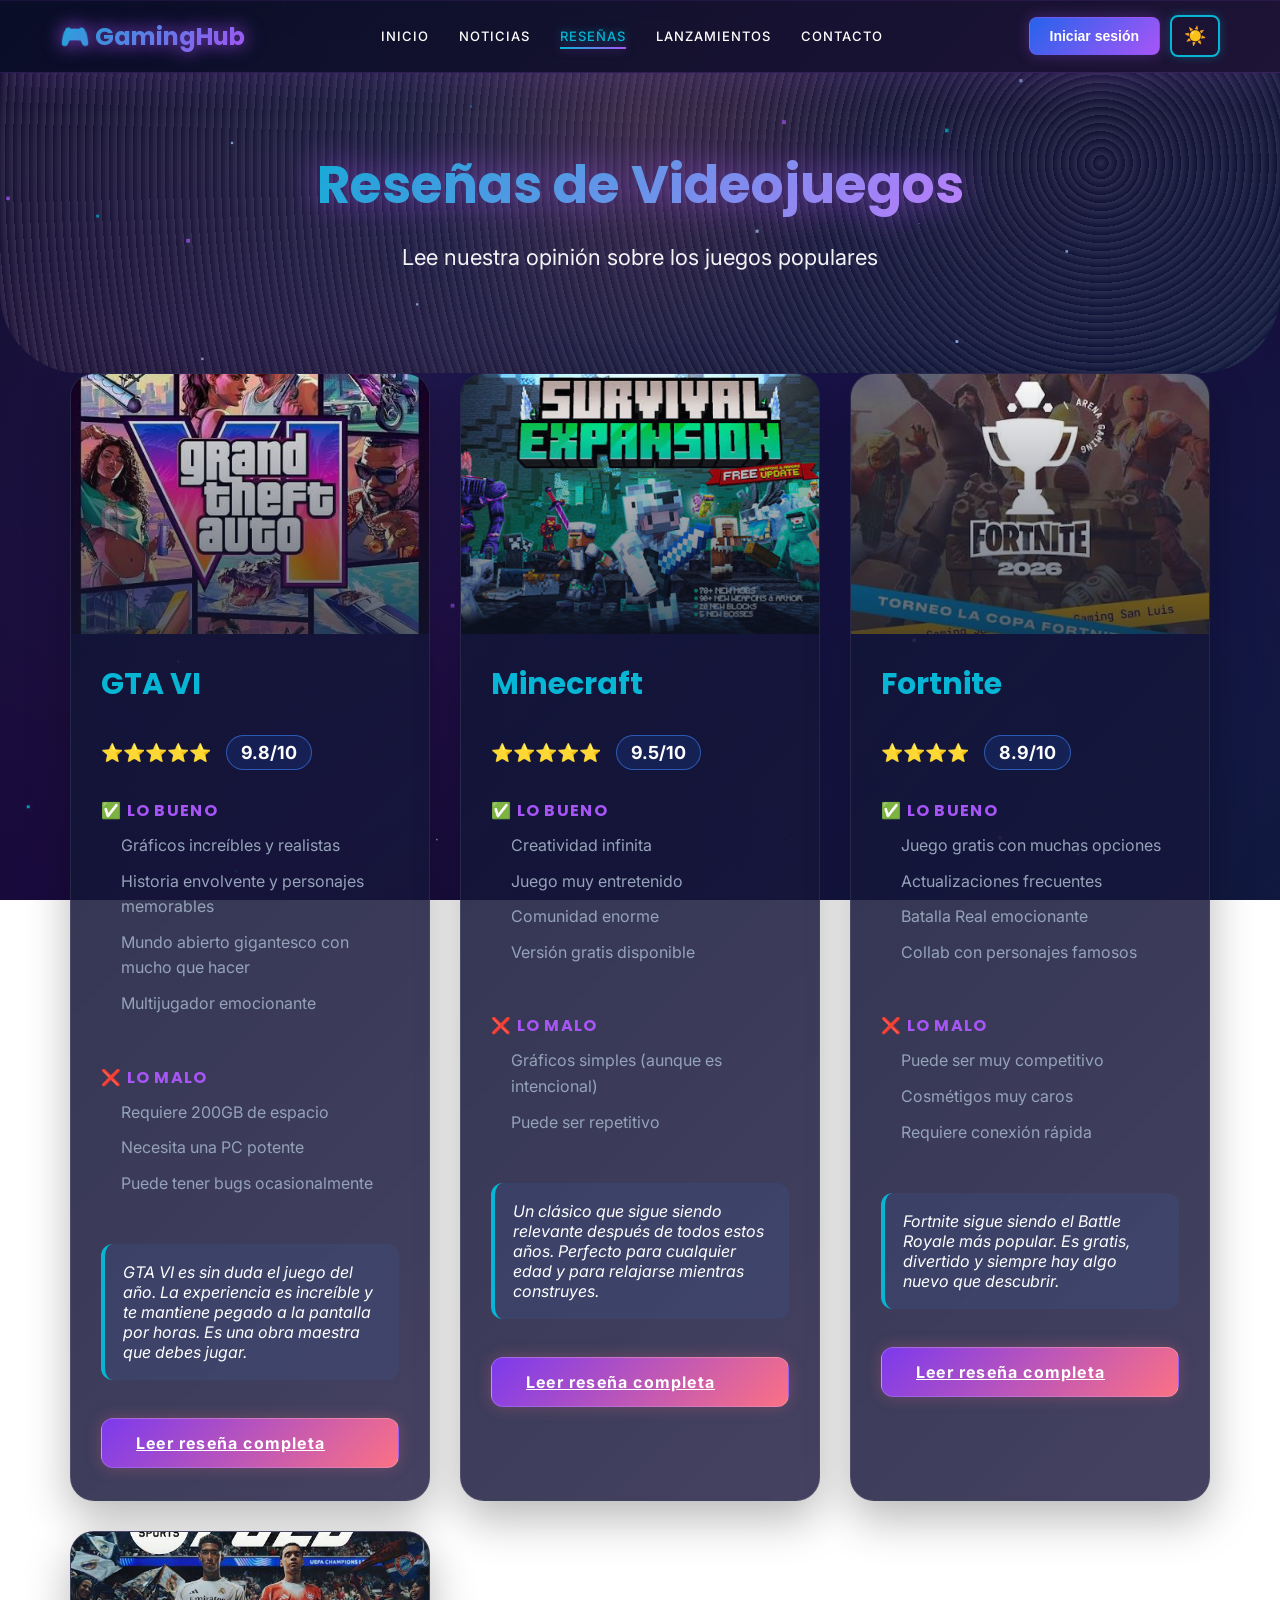
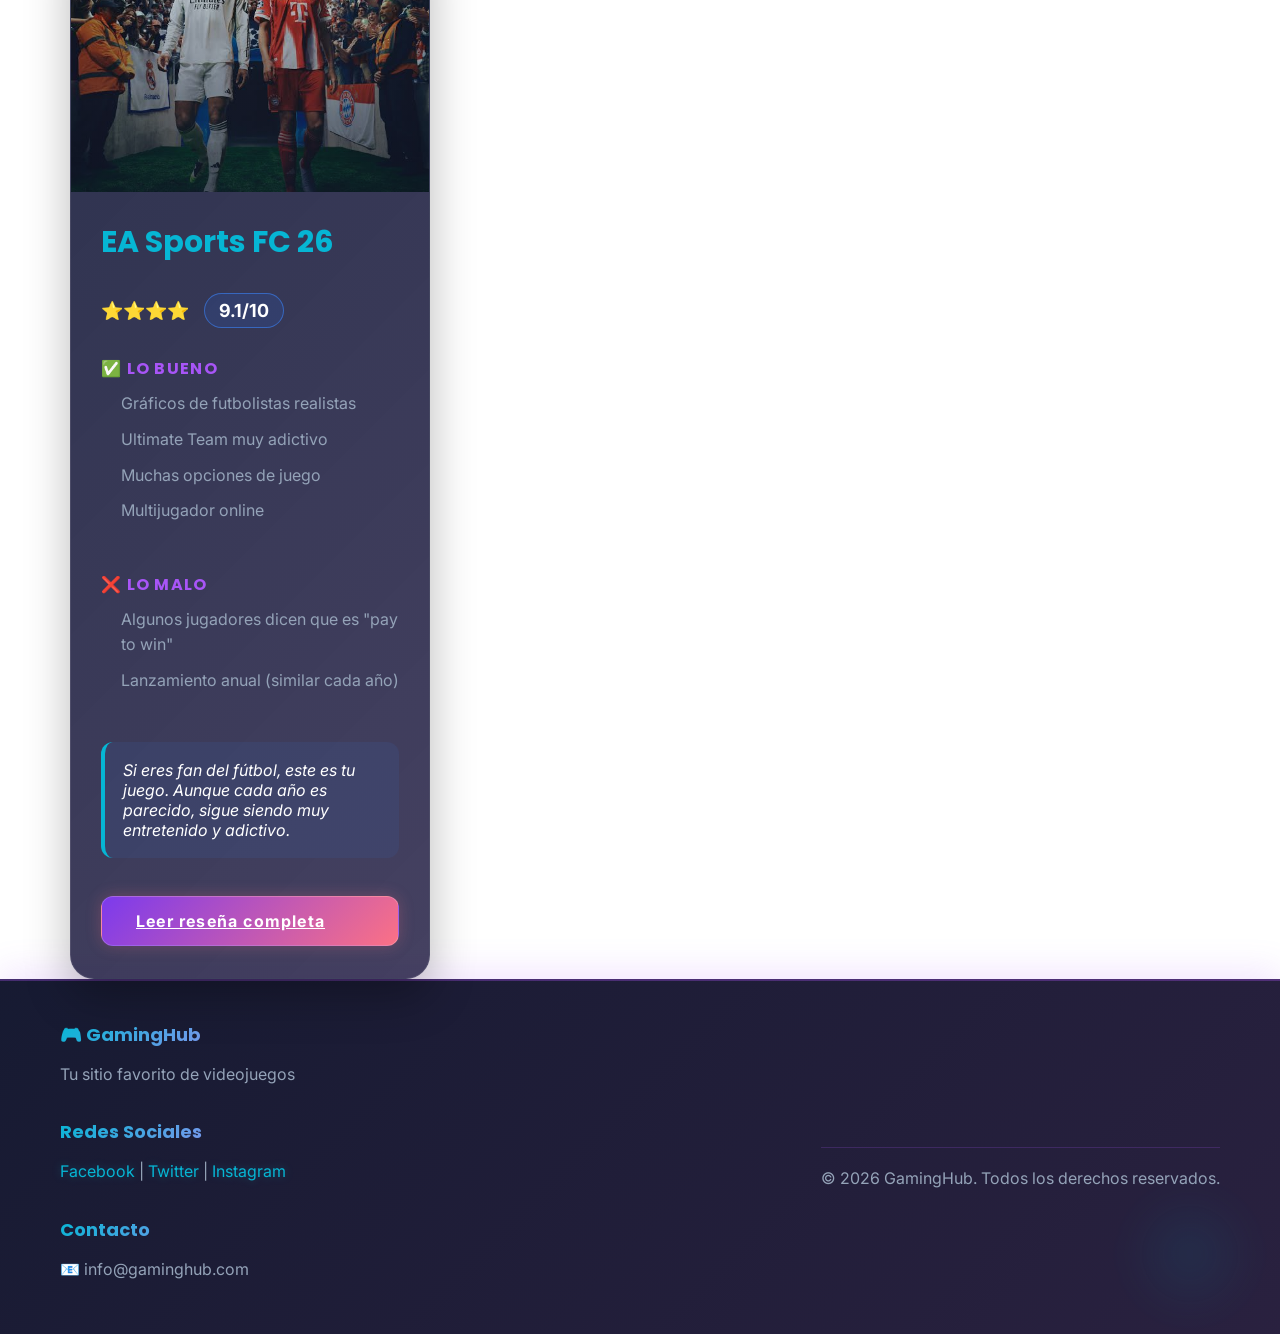
<file: resenas.html>
<!DOCTYPE html>
<html lang="es">
<head>
    <meta charset="UTF-8">
    <meta name="viewport" content="width=device-width, initial-scale=1.0">
    <title>Reseñas - GamingHub</title>
    <link rel="stylesheet" href="styles.css">
    <link href="https://fonts.googleapis.com/css2?family=Poppins:wght@400;600;700&family=Inter:wght@400;500;600&display=swap" rel="stylesheet">
</head>
<body>
    <!-- HEADER -->
    <header class="header">
        <div class="container">
            <div class="logo">🎮 GamingHub</div>
            
            <nav class="nav">
                <a href="index.html" class="nav-link">Inicio</a>
                <a href="index.html#noticias" class="nav-link">Noticias</a>
                <a href="resenas.html" class="nav-link active">Reseñas</a>
                <a href="index.html#lanzamientos" class="nav-link">Lanzamientos</a>
                <a href="contacto.html" class="nav-link">Contacto</a>
            </nav>

            <button class="login-btn">Iniciar sesión</button>
            <button class="theme-btn" id="themeBtn">🌙</button>
        </div>
    </header>

    <!-- ENCABEZADO DE LA PÁGINA -->
    <section class="hero" style="min-height: 300px;">
        <div class="hero-content">
            <h1 class="hero-title">Reseñas de Videojuegos</h1>
            <p class="hero-subtitle">Lee nuestra opinión sobre los juegos populares</p>
        </div>
    </section>

    <!-- RESEÑAS -->
    <section class="resenas">
        <div class="container review-container">
            <div class="reviews-grid">
                <!-- Reseña 1 -->
                <div class="review-card">
                    <div class="review-image" style="background: url('gta6.jpeg') center/cover no-repeat;"></div>
                    <div class="review-content">
                        <h3>GTA VI</h3>
                        <div class="review-rating">
                            <span>⭐⭐⭐⭐⭐</span>
                            <span class="score">9.8/10</span>
                        </div>

                        <div class="review-section">
                            <h4>✅ Lo Bueno</h4>
                            <ul>
                                <li>Gráficos increíbles y realistas</li>
                                <li>Historia envolvente y personajes memorables</li>
                                <li>Mundo abierto gigantesco con mucho que hacer</li>
                                <li>Multijugador emocionante</li>
                            </ul>
                        </div>

                        <div class="review-section">
                            <h4>❌ Lo Malo</h4>
                            <ul>
                                <li>Requiere 200GB de espacio</li>
                                <li>Necesita una PC potente</li>
                                <li>Puede tener bugs ocasionalmente</li>
                            </ul>
                        </div>

                        <p class="review-summary">
                            GTA VI es sin duda el juego del año. La experiencia es increíble y te mantiene pegado a la pantalla por horas. 
                            Es una obra maestra que debes jugar.
                        </p>

                        <a href="resena1.html" class="btn btn-secondary">Leer reseña completa</a>
                    </div>
                </div>

                <!-- Reseña 2 -->
                <div class="review-card">
                    <div class="review-image" style="background: url('jp.jpeg') center/cover no-repeat;"></div>
                    <div class="review-content">
                        <h3>Minecraft</h3>
                        <div class="review-rating">
                            <span>⭐⭐⭐⭐⭐</span>
                            <span class="score">9.5/10</span>
                        </div>

                        <div class="review-section">
                            <h4>✅ Lo Bueno</h4>
                            <ul>
                                <li>Creatividad infinita</li>
                                <li>Juego muy entretenido</li>
                                <li>Comunidad enorme</li>
                                <li>Versión gratis disponible</li>
                            </ul>
                        </div>

                        <div class="review-section">
                            <h4>❌ Lo Malo</h4>
                            <ul>
                                <li>Gráficos simples (aunque es intencional)</li>
                                <li>Puede ser repetitivo</li>
                            </ul>
                        </div>

                        <p class="review-summary">
                            Un clásico que sigue siendo relevante después de todos estos años. Perfecto para cualquier edad 
                            y para relajarse mientras construyes.
                        </p>

                        <a href="resena2.html" class="btn btn-secondary">Leer reseña completa</a>
                    </div>
                </div>

                <!-- Reseña 3 -->
                <div class="review-card">
                    <div class="review-image" style="background: url('fornite.jpeg') center/cover no-repeat;"></div>
                    <div class="review-content">
                        <h3>Fortnite</h3>
                        <div class="review-rating">
                            <span>⭐⭐⭐⭐</span>
                            <span class="score">8.9/10</span>
                        </div>

                        <div class="review-section">
                            <h4>✅ Lo Bueno</h4>
                            <ul>
                                <li>Juego gratis con muchas opciones</li>
                                <li>Actualizaciones frecuentes</li>
                                <li>Batalla Real emocionante</li>
                                <li>Collab con personajes famosos</li>
                            </ul>
                        </div>

                        <div class="review-section">
                            <h4>❌ Lo Malo</h4>
                            <ul>
                                <li>Puede ser muy competitivo</li>
                                <li>Cosmétigos muy caros</li>
                                <li>Requiere conexión rápida</li>
                            </ul>
                        </div>

                        <p class="review-summary">
                            Fortnite sigue siendo el Battle Royale más popular. Es gratis, divertido y siempre hay algo nuevo 
                            que descubrir.
                        </p>

                        <a href="resena3.html" class="btn btn-secondary">Leer reseña completa</a>
                    </div>
                </div>

                <!-- Reseña 4 -->
                <div class="review-card">
                    <div class="review-image" style="background: url('fc.jpeg') center/cover no-repeat;"></div>
                    <div class="review-content">
                        <h3>EA Sports FC 26</h3>
                        <div class="review-rating">
                            <span>⭐⭐⭐⭐</span>
                            <span class="score">9.1/10</span>
                        </div>

                        <div class="review-section">
                            <h4>✅ Lo Bueno</h4>
                            <ul>
                                <li>Gráficos de futbolistas realistas</li>
                                <li>Ultimate Team muy adictivo</li>
                                <li>Muchas opciones de juego</li>
                                <li>Multijugador online</li>
                            </ul>
                        </div>

                        <div class="review-section">
                            <h4>❌ Lo Malo</h4>
                            <ul>
                                <li>Algunos jugadores dicen que es "pay to win"</li>
                                <li>Lanzamiento anual (similar cada año)</li>
                            </ul>
                        </div>

                        <p class="review-summary">
                            Si eres fan del fútbol, este es tu juego. Aunque cada año es parecido, sigue siendo muy entretenido 
                            y adictivo.
                        </p>

                        <a href="resena4.html" class="btn btn-secondary">Leer reseña completa</a>
                    </div>
                </div>
            </div>
        </div>
    </section>

    <!-- FOOTER -->
    <footer class="footer">
        <div class="container">
            <div class="footer-content">
                <div class="footer-section">
                    <h4>🎮 GamingHub</h4>
                    <p>Tu sitio favorito de videojuegos</p>
                </div>

                <div class="footer-section">
                    <h4>Redes Sociales</h4>
                    <p>
                        <a href="#">Facebook</a> | 
                        <a href="#">Twitter</a> | 
                        <a href="#">Instagram</a>
                    </p>
                </div>

                <div class="footer-section">
                    <h4>Contacto</h4>
                    <p>📧 info@gaminghub.com</p>
                </div>
            </div>
            <div class="footer-bottom">
                <p>&copy; 2026 GamingHub. Todos los derechos reservados.</p>
            </div>
        </div>
    </footer>

    <script src="script.js"></script>
</body>
</html>
</file>
<file: styles.css>
/* ===========================================
   VARIABLES Y COLORES - TEMA ESPACIAL
   =========================================== */

:root {
    /* Colores del sitio - Tema Espacial */
    --bg-dark: #0a0e27;           /* Azul oscuro espacial */
    --bg-light: #FFFFFF;
    --primary-blue: #2563eb;      /* Azul brillante */
    --primary-purple: #a855f7;    /* Violeta espacial */
    --secondary-purple: #7c3aed;  /* Violeta secundario */
    --text-white: #FFFFFF;
    --text-gray: #94a3b8;
    --accent-cyan: #06b6d4;       /* Cyan para detalles */
    --glow-purple: #c084fc;       /* Glow violeta */
    --bubble-pink: #fb7185;       /* Rosa para acentos divertidos */
    --star-yellow: #facc15;       /* Amarillo cálido para brillos */
    
    /* Modo claro */
    --bg-page: #0a0e27;
    --text-color: #FFFFFF;
    --card-bg: #0f1535;
    --card-border: rgba(168, 85, 247, 0.2);
}

/* Modo oscuro activo */
body.dark-mode {
    --bg-page: #0a0e27;
    --text-color: #FFFFFF;
    --card-bg: #0f1535;
    --card-border: rgba(168, 85, 247, 0.2);
}

/* Modo claro */
body.light-mode {
    --bg-page: #FFFFFF;
    --text-color: #0F172A;
    --card-bg: #f1f5f9;
    --card-border: rgba(59, 130, 246, 0.2);
}

/* ===========================================
   ESTILOS GENERALES - TEMA ESPACIAL
   =========================================== */

* {
    margin: 0;
    padding: 0;
    box-sizing: border-box;
}

html {
    scroll-behavior: smooth;
}

body {
    font-family: 'Inter', sans-serif;
    background: linear-gradient(135deg, #0a0e27 0%, #1a0a3e 50%, #0f1535 100%);
    background-attachment: fixed;
    color: var(--text-color);
    transition: background-color 0.3s, color 0.3s;
    position: relative;
    overflow-x: hidden;
}

/* EFECTO DE GALAXIA CON PARTÍCULAS */
body::before {
    content: '';
    position: fixed;
    top: 0;
    left: 0;
    width: 100%;
    height: 100%;
    background-image: 
        radial-gradient(circle at 20% 50%, rgba(168, 85, 247, 0.1) 0%, transparent 50%),
        radial-gradient(circle at 80% 80%, rgba(37, 99, 235, 0.1) 0%, transparent 50%),
        radial-gradient(circle at 40% 20%, rgba(6, 182, 212, 0.08) 0%, transparent 50%);
    pointer-events: none;
    z-index: 1;
    animation: galaxyShift 20s ease-in-out infinite;
}

body::after {
    content: '';
    position: fixed;
    top: 0;
    left: 0;
    width: 100%;
    height: 100%;
    background-image:
        radial-gradient(circle, rgba(255, 255, 255, 0.08) 1px, transparent 1px),
        radial-gradient(circle, rgba(251, 113, 133, 0.08) 1px, transparent 1px);
    background-size: 120px 120px, 60px 60px;
    opacity: 0.18;
    pointer-events: none;
    z-index: 0;
}

@keyframes galaxyShift {
    0%, 100% {
        opacity: 0.5;
        transform: scale(1);
    }
    50% {
        opacity: 0.8;
        transform: scale(1.05);
    }
}

.container {
    max-width: 1200px;
    margin: 0 auto;
    padding: 0 20px;
    display: flex;
    justify-content: space-between;
    align-items: center;
    position: relative;
    z-index: 10;
}

section > .container {
    display: flex;
    flex-direction: column;
    align-items: center;
    gap: 28px;
}

/* ===========================================
   HEADER / BARRA SUPERIOR - DISEÑO ESPACIAL
   =========================================== */

.header {
    background: linear-gradient(135deg, rgba(10, 14, 39, 0.95) 0%, rgba(30, 21, 53, 0.95) 100%);
    padding: 15px 0;
    position: sticky;
    top: 0;
    z-index: 100;
    box-shadow: 0 8px 32px rgba(168, 85, 247, 0.15),
                inset 0 1px 0 rgba(168, 85, 247, 0.1);
    backdrop-filter: blur(10px);
    border-bottom: 1px solid rgba(168, 85, 247, 0.2);
}

.header .container {
    justify-content: space-between;
}

.logo {
    font-family: 'Poppins', sans-serif;
    font-size: 24px;
    font-weight: 700;
    background: linear-gradient(135deg, var(--accent-cyan) 0%, var(--primary-purple) 100%);
    -webkit-background-clip: text;
    -webkit-text-fill-color: transparent;
    background-clip: text;
    transition: all 0.3s;
    text-shadow: 0 0 20px rgba(168, 85, 247, 0.5);
    filter: drop-shadow(0 0 8px rgba(168, 85, 247, 0.4));
}

.logo:hover {
    transform: scale(1.05);
    filter: drop-shadow(0 0 15px rgba(168, 85, 247, 0.7));
}

.nav {
    display: flex;
    gap: 30px;
    flex: 1;
    justify-content: center;
}

.nav-link {
    color: var(--text-color);
    text-decoration: none;
    font-weight: 500;
    transition: all 0.3s;
    position: relative;
    text-transform: uppercase;
    font-size: 13px;
    letter-spacing: 1px;
}

.nav-link:hover,
.nav-link.active {
    color: var(--accent-cyan);
    text-shadow: 0 0 10px rgba(6, 182, 212, 0.5);
}

.nav-link::after {
    content: '';
    position: absolute;
    bottom: -5px;
    left: 0;
    width: 0;
    height: 2px;
    background: linear-gradient(90deg, var(--accent-cyan), var(--primary-purple));
    transition: width 0.3s;
    box-shadow: 0 0 10px rgba(168, 85, 247, 0.5);
}

.nav-link:hover::after,
.nav-link.active::after {
    width: 100%;
}

.login-btn,
.theme-btn {
    padding: 10px 20px;
    border: none;
    border-radius: 8px;
    font-size: 14px;
    font-weight: 600;
    cursor: pointer;
    transition: all 0.3s;
}

.login-btn {
    background: linear-gradient(135deg, var(--primary-blue) 0%, var(--primary-purple) 100%);
    color: white;
    margin-left: 10px;
    border: 1px solid rgba(168, 85, 247, 0.3);
    box-shadow: 0 0 15px rgba(168, 85, 247, 0.3);
}

.login-btn:hover {
    background: linear-gradient(135deg, var(--primary-purple) 0%, var(--accent-cyan) 100%);
    transform: scale(1.05);
    box-shadow: 0 0 25px rgba(168, 85, 247, 0.6);
}

.theme-btn {
    background: transparent;
    color: var(--text-color);
    border: 2px solid var(--accent-cyan);
    font-size: 18px;
    margin-left: 10px;
    padding: 8px 12px;
    box-shadow: 0 0 10px rgba(6, 182, 212, 0.3);
}

.theme-btn:hover {
    background: rgba(6, 182, 212, 0.1);
    transform: rotate(20deg);
    box-shadow: 0 0 20px rgba(6, 182, 212, 0.6);
}

/* ===========================================
   HERO SECTION - EFECTO ESPACIAL
   =========================================== */

.hero {
    background: linear-gradient(135deg, rgba(10, 14, 39, 0.8) 0%, rgba(30, 21, 53, 0.8) 50%, rgba(15, 21, 53, 0.8) 100%),
                radial-gradient(ellipse at 50% 30%, rgba(168, 85, 247, 0.15) 0%, transparent 50%);
    min-height: 500px;
    display: flex;
    align-items: center;
    justify-content: center;
    text-align: center;
    color: white;
    position: relative;
    overflow: hidden;
    border-radius: 0 0 80px 80px;
}

.hero::before {
    content: '';
    position: absolute;
    top: -50%;
    left: -50%;
    width: 200%;
    height: 200%;
    background: 
        radial-gradient(circle at 20% 50%, rgba(168, 85, 247, 0.1) 0%, transparent 50%),
        radial-gradient(circle at 80% 80%, rgba(37, 99, 235, 0.1) 0%, transparent 50%),
        repeating-radial-gradient(circle at 68% 40%, rgba(255, 255, 255, 0.15) 0, rgba(255, 255, 255, 0) 8px);
    animation: galaxyMove 30s ease-in-out infinite;
    z-index: 0;
}

.hero::after {
    content: '';
    position: absolute;
    inset: 0;
    background-image: radial-gradient(circle at 50% 15%, rgba(251, 113, 133, 0.12) 0%, transparent 35%),
                      linear-gradient(rgba(0, 0, 0, 0.2), rgba(0, 0, 0, 0.2));
    z-index: 1;
    pointer-events: none;
}

.hero-content {
    position: relative;
    z-index: 2;
    animation: fadeIn 1s ease-in;
}

.hero-title {
    font-family: 'Poppins', sans-serif;
    font-size: 52px;
    font-weight: 700;
    margin-bottom: 20px;
    animation: slideDown 0.8s ease-out;
    background: linear-gradient(135deg, var(--accent-cyan) 0%, var(--glow-purple) 100%);
    -webkit-background-clip: text;
    -webkit-text-fill-color: transparent;
    background-clip: text;
    text-shadow: 0 0 35px rgba(168, 85, 247, 0.35);
    filter: drop-shadow(0 0 20px rgba(168, 85, 247, 0.25));
}

.hero-subtitle {
    font-size: 22px;
    margin-bottom: 30px;
    animation: slideUp 0.8s ease-out 0.2s both;
    color: rgba(255, 255, 255, 0.95);
    text-shadow: 0 0 25px rgba(168, 85, 247, 0.25);
}

.btn {
    padding: 14px 34px;
    border-radius: 12px;
    font-size: 16px;
    font-weight: 700;
    letter-spacing: 1.2px;
}

.btn-secondary {
    background: linear-gradient(135deg, var(--secondary-purple) 0%, var(--bubble-pink) 100%);
    color: white;
    border: 1px solid rgba(255, 255, 255, 0.18);
    box-shadow: 0 0 15px rgba(251, 113, 133, 0.25);
}

@keyframes galaxyMove {
    0%, 100% { transform: translate(0, 0); }
    50% { transform: translate(20px, -20px); }
}

.games-grid {
    display: grid;
    grid-template-columns: repeat(auto-fit, minmax(260px, 1fr));
    gap: 32px;
    width: 100%;
    max-width: 1180px;
    margin: 0 auto;
    align-items: start;
}

.game-card {
    background: linear-gradient(135deg, rgba(15, 21, 53, 0.88) 0%, rgba(30, 21, 53, 0.65) 100%);
    border-radius: 24px;
    overflow: hidden;
    transition: transform 0.3s ease, box-shadow 0.3s ease;
    cursor: pointer;
    animation: fadeIn 0.6s ease-out;
    border: 1px solid var(--card-border);
    box-shadow: 0 16px 50px rgba(0, 0, 0, 0.32);
    position: relative;
}

.game-card:hover {
    transform: translateY(-10px);
}

.game-image span {
    position: absolute;
    bottom: 16px;
    left: 16px;
    right: auto;
    background: rgba(0, 0, 0, 0.45);
    padding: 8px 14px;
    border-radius: 999px;
    font-size: 18px;
    text-transform: uppercase;
    letter-spacing: 0.6px;
    box-shadow: 0 8px 20px rgba(0, 0, 0, 0.25);
}

.game-card::before {
    content: '';
    position: absolute;
    top: 0;
    left: 0;
    right: 0;
    bottom: 0;
    background: linear-gradient(135deg, rgba(6, 182, 212, 0.12) 0%, transparent 50%);
    opacity: 0;
    transition: opacity 0.3s;
    z-index: 1;
}

.game-card::after {
    content: '';
    position: absolute;
    width: 90px;
    height: 90px;
    border-radius: 50%;
    background: radial-gradient(circle, rgba(251, 113, 133, 0.22) 0%, transparent 70%);
    bottom: -25px;
    right: -25px;
    pointer-events: none;
    opacity: 0.8;
    transition: transform 0.3s;
}

.game-card:hover::after {
    transform: translate(10px, -10px) scale(1.1);
}

.game-card:hover {
    transform: translateY(-15px);
    box-shadow: 0 20px 50px rgba(168, 85, 247, 0.4),
                inset 0 0 30px rgba(168, 85, 247, 0.1);
    border-color: rgba(168, 85, 247, 0.6);
}

.game-card:hover::before {
    opacity: 1;
}

.game-image {
    height: 200px;
    display: flex;
    align-items: center;
    justify-content: center;
    color: white;
    font-family: 'Poppins', sans-serif;
    font-size: 24px;
    font-weight: 700;
    text-align: center;
    position: relative;
    background: linear-gradient(135deg, rgba(37, 99, 235, 0.8) 0%, rgba(168, 85, 247, 0.6) 100%);
}

.game-image::after {
    content: '';
    position: absolute;
    top: 0;
    left: 0;
    right: 0;
    bottom: 0;
    background: 
        radial-gradient(circle at 30% 30%, rgba(255, 255, 255, 0.1) 0%, transparent 50%),
        radial-gradient(circle at 80% 80%, rgba(168, 85, 247, 0.2) 0%, transparent 50%);
}

.game-info {
    padding: 20px;
    position: relative;
    z-index: 2;
}

.game-info h3 {
    font-family: 'Poppins', sans-serif;
    font-size: 18px;
    margin-bottom: 8px;
    color: var(--accent-cyan);
}

.genre {
    color: var(--text-gray);
    font-size: 14px;
    margin-bottom: 10px;
}

.rating {
    font-size: 14px;
    font-weight: 600;
    background: linear-gradient(90deg, var(--accent-cyan), var(--glow-purple));
    -webkit-background-clip: text;
    -webkit-text-fill-color: transparent;
    background-clip: text;
}

/* ===========================================
   NOTICIAS - EFECTO GALÁCTICO
   =========================================== */

.noticias {
    background: linear-gradient(135deg, rgba(10, 14, 39, 0.7) 0%, rgba(30, 21, 53, 0.7) 100%);
}

.news-grid {
    display: grid;
    grid-template-columns: repeat(auto-fit, minmax(280px, 1fr));
    gap: 30px;
    width: 100%;
    max-width: 1180px;
    margin: 0 auto;
    align-items: stretch;
}

section h2 {
    text-align: center;
    margin: 0 auto 18px;
    max-width: 760px;
    font-family: 'Poppins', sans-serif;
    font-size: 42px;
    font-weight: 800;
    letter-spacing: 0.15em;
    text-transform: uppercase;
    line-height: 1.05;
    background: linear-gradient(90deg, #0be3ff, #c084fc, #fedb7d);
    -webkit-background-clip: text;
    -webkit-text-fill-color: transparent;
    color: transparent;
    display: inline-block;
    padding: 12px 28px;
    border-radius: 999px;
    border: 1px solid rgba(255, 255, 255, 0.15);
    box-shadow: 0 0 35px rgba(168, 85, 247, 0.22);
}

section h2::after {
    content: '';
    display: block;
    width: 88px;
    height: 5px;
    margin: 16px auto 0;
    border-radius: 999px;
    background: linear-gradient(90deg, #0be3ff, #c084fc, #fedb7d);
    opacity: 0.95;
}

.news-card {
    background: linear-gradient(135deg, rgba(15, 21, 53, 0.88) 0%, rgba(28, 23, 62, 0.78) 100%);
    border-radius: 24px;
    overflow: hidden;
    transition: transform 0.3s ease, box-shadow 0.3s ease;
    display: flex;
    flex-direction: column;
    animation: fadeIn 0.6s ease-out;
    border: 1px solid var(--card-border);
    box-shadow: 0 16px 45px rgba(0, 0, 0, 0.32);
    position: relative;
    min-height: 450px;
}

.news-card:hover {
    transform: translateY(-10px);
}

.news-card::before {
    content: '';
    position: absolute;
    top: 20px;
    right: 20px;
    width: 55px;
    height: 55px;
    border-radius: 50%;
    background: radial-gradient(circle, rgba(250, 204, 21, 0.18) 0%, transparent 70%);
    z-index: 0;
}

.news-card:hover {
    transform: translateY(-12px);
    box-shadow: 0 22px 60px rgba(168, 85, 247, 0.45),
                inset 0 0 35px rgba(168, 85, 247, 0.12);
    border-color: rgba(168, 85, 247, 0.7);
}

.news-image {
    height: 240px;
    animation: scaleIn 0.6s ease-out;
    position: relative;
}

.news-image::after {
    content: '';
    position: absolute;
    top: 0;
    left: 0;
    right: 0;
    bottom: 0;
    background: linear-gradient(135deg, transparent 0%, rgba(168, 85, 247, 0.2) 100%);
}

.news-content {
    padding: 28px 26px 30px;
    flex: 1;
    display: flex;
    flex-direction: column;
}

.news-content h3 {
    font-family: 'Poppins', sans-serif;
    font-size: 20px;
    margin-bottom: 14px;
    color: var(--accent-cyan);
}

.news-content p {
    color: var(--text-gray);
    margin-bottom: 24px;
    flex: 1;
    font-size: 15px;
    line-height: 1.7;
}

.news-card .btn {
    align-self: flex-start;
    padding: 12px 22px;
}

.carousel-section {
    padding: 60px 0;
    background: linear-gradient(135deg, rgba(10, 14, 39, 0.8) 0%, rgba(15, 21, 53, 0.95) 100%);
}

.carousel-section .container {
    display: flex;
    flex-direction: column;
    align-items: center;
}

.carousel-note {
    max-width: 820px;
    margin: 0 auto 25px auto;
    color: rgba(255, 255, 255, 0.8);
    text-align: center;
    font-size: 16px;
}

.carousel {
    position: relative;
    max-width: 980px;
    width: 100%;
    margin: 0 auto;
    display: flex;
    flex-direction: column;
    align-items: center;
}

.carousel-window {
    overflow: hidden;
    border-radius: 28px;
    border: 1px solid rgba(255, 255, 255, 0.08);
    box-shadow: 0 18px 50px rgba(0, 0, 0, 0.35);
    width: 100%;
}

.carousel-track {
    display: flex;
    transition: transform 0.6s ease;
    width: 100%;
}

.carousel-slide {
    min-width: 100%;
    list-style: none;
    position: relative;
}

.carousel-slide img {
    width: 100%;
    display: block;
    height: 420px;
    object-fit: cover;
    filter: saturate(1.05) contrast(1.05);
}

.carousel-button {
    position: absolute;
    top: 50%;
    transform: translateY(-50%);
    width: 52px;
    height: 52px;
    border-radius: 50%;
    border: none;
    background: rgba(15, 21, 53, 0.9);
    color: white;
    font-size: 30px;
    cursor: pointer;
    box-shadow: 0 0 20px rgba(0, 0, 0, 0.4);
    transition: background 0.25s ease, transform 0.25s ease;
    z-index: 5;
}

.carousel-button:hover {
    background: rgba(37, 99, 235, 0.95);
    transform: translateY(-50%) scale(1.05);
}

.carousel-button.prev {
    left: 10px;
}

.carousel-button.next {
    right: 10px;
}

@media (max-width: 768px) {
    .carousel-button.prev,
    .carousel-button.next {
        left: 8px;
        right: 8px;
        width: 48px;
        height: 48px;
        font-size: 26px;
    }
}

.news-content h3 {
    font-family: 'Poppins', sans-serif;
    font-size: 18px;
    margin-bottom: 12px;
    color: var(--accent-cyan);
}

.news-content p {
    color: var(--text-gray);
    margin-bottom: 20px;
    flex: 1;
    font-size: 14px;
    line-height: 1.6;
}

.news-card .btn {
    align-self: flex-start;
}

/* ===========================================
   LÍNEA DE TIEMPO - DISEÑO ESPACIAL
   =========================================== */

.lanzamientos {
    background: linear-gradient(135deg, rgba(10, 14, 39, 0.6) 0%, rgba(15, 21, 53, 0.5) 100%);
    padding: 80px 20px;
}

.lanzamientos .container {
    display: flex;
    flex-direction: column;
    align-items: center;
}

.timeline {
    max-width: 980px;
    margin: 0 auto;
    width: 100%;
    display: grid;
    grid-template-columns: repeat(auto-fit, minmax(280px, 1fr));
    gap: 36px;
}

.timeline-item {
    display: flex;
    flex-direction: column;
    animation: slideInLeft 0.6s ease-out;
    position: relative;
}

.timeline-item::before {
    content: '';
    position: absolute;
    top: -30px;
    left: 50%;
    transform: translateX(-50%);
    width: 14px;
    height: 14px;
    border-radius: 50%;
    background: linear-gradient(135deg, var(--accent-cyan), var(--primary-purple));
    border: 3px solid var(--bg-page);
    box-shadow: 0 0 20px rgba(168, 85, 247, 0.6);
}

.timeline-date {
    font-family: 'Poppins', sans-serif;
    font-weight: 800;
    background: linear-gradient(135deg, var(--accent-cyan) 0%, var(--primary-purple) 100%);
    -webkit-background-clip: text;
    -webkit-text-fill-color: transparent;
    background-clip: text;
    text-transform: uppercase;
    font-size: 16px;
    letter-spacing: 0.12em;
    margin-bottom: 16px;
    text-align: center;
}

.timeline-content {
    background: linear-gradient(135deg, rgba(15, 21, 53, 0.88) 0%, rgba(28, 23, 62, 0.76) 100%);
    padding: 28px 24px;
    border-radius: 20px;
    border: 1px solid rgba(168, 85, 247, 0.25);
    flex: 1;
    transition: transform 0.3s ease, box-shadow 0.3s ease, border-color 0.3s ease;
    box-shadow: 0 12px 40px rgba(168, 85, 247, 0.18);
    font-size: 18px;
    font-weight: 600;
    color: var(--text-color);
    text-align: center;
    min-height: 120px;
    display: flex;
    align-items: center;
    justify-content: center;
}

.timeline-content:hover {
    transform: translateY(-12px) scale(1.03);
    box-shadow: 0 24px 50px rgba(168, 85, 247, 0.35);
    border-color: rgba(168, 85, 247, 0.5);
    background: linear-gradient(135deg, rgba(20, 28, 68, 0.95) 0%, rgba(35, 28, 75, 0.85) 100%);
}

/* ===========================================
   CATEGORÍAS - EFECTO GLOW
   =========================================== */

.categorias {
    background: linear-gradient(135deg, rgba(10, 14, 39, 0.5) 0%, rgba(30, 21, 53, 0.5) 100%);
}

.categorias .container {
    display: flex;
    flex-direction: column;
    align-items: center;
}

.categories-grid {
    display: grid;
    grid-template-columns: repeat(auto-fit, minmax(190px, 1fr));
    gap: 24px;
    width: 100%;
    max-width: 980px;
    margin: 0 auto;
}

.category-card {
    background: linear-gradient(135deg, var(--primary-blue) 0%, var(--primary-purple) 100%);
    padding: 28px 20px;
    border-radius: 20px;
    text-align: center;
    font-family: 'Poppins', sans-serif;
    font-size: 18px;
    font-weight: 700;
    color: white;
    cursor: pointer;
    transition: transform 0.3s ease, box-shadow 0.3s ease;
    animation: fadeIn 0.6s ease-out;
    border: 2px solid rgba(168, 85, 247, 0.3);
    box-shadow: 0 14px 35px rgba(168, 85, 247, 0.22),
                inset 0 0 20px rgba(255, 255, 255, 0.1);
    position: relative;
    overflow: hidden;
    min-height: 135px;
    display: flex;
    align-items: center;
    justify-content: center;
}

.category-card::before {
    content: '';
    position: absolute;
    top: -50%;
    left: -50%;
    width: 200%;
    height: 200%;
    background: radial-gradient(circle, rgba(255, 255, 255, 0.1) 0%, transparent 70%);
    opacity: 0;
    transition: opacity 0.3s;
}

.category-card:hover {
    transform: scale(1.12) rotate(3deg);
    box-shadow: 0 15px 40px rgba(168, 85, 247, 0.5),
                inset 0 0 30px rgba(255, 255, 255, 0.15);
    border-color: rgba(168, 85, 247, 0.8);
}

.category-card:hover::before {
    opacity: 1;
}

/* ===========================================
   FOOTER - DISEÑO ESPACIAL
   =========================================== */

.footer {
    background: linear-gradient(135deg, rgba(10, 14, 39, 0.95) 0%, rgba(30, 21, 53, 0.95) 100%);
    color: white;
    padding: 40px 0 20px;
    border-top: 2px solid rgba(168, 85, 247, 0.3);
    box-shadow: 0 -8px 32px rgba(168, 85, 247, 0.15);
    position: relative;
    overflow: hidden;
}

.footer::before {
    content: '';
    position: absolute;
    right: 20px;
    bottom: 10px;
    width: 140px;
    height: 140px;
    border-radius: 50%;
    background: radial-gradient(circle, rgba(6, 182, 212, 0.12) 0%, transparent 70%);
    filter: blur(18px);
    opacity: 0.8;
    pointer-events: none;
}

.footer-content {
    display: grid;
    grid-template-columns: repeat(auto-fit, minmax(250px, 1fr));
    gap: 30px;
    margin-bottom: 30px;
}

.footer-section h4 {
    font-family: 'Poppins', sans-serif;
    font-size: 18px;
    margin-bottom: 12px;
    background: linear-gradient(135deg, var(--accent-cyan) 0%, var(--glow-purple) 100%);
    -webkit-background-clip: text;
    -webkit-text-fill-color: transparent;
    background-clip: text;
}

.footer-section p {
    color: var(--text-gray);
    line-height: 1.8;
}

.footer-section a {
    color: var(--accent-cyan);
    text-decoration: none;
    transition: all 0.3s;
    text-shadow: 0 0 10px rgba(6, 182, 212, 0.3);
}

.footer-section a:hover {
    color: var(--glow-purple);
    text-shadow: 0 0 15px rgba(168, 85, 247, 0.6);
}

.footer-bottom {
    text-align: center;
    padding-top: 20px;
    border-top: 1px solid rgba(168, 85, 247, 0.2);
    color: var(--text-gray);
}

/* ===========================================
   ANIMACIONES - EFECTO GALÁCTICO
   =========================================== */

@keyframes fadeIn {
    from {
        opacity: 0;
    }
    to {
        opacity: 1;
    }
}

@keyframes slideDown {
    from {
        opacity: 0;
        transform: translateY(-30px);
    }
    to {
        opacity: 1;
        transform: translateY(0);
    }
}

@keyframes slideUp {
    from {
        opacity: 0;
        transform: translateY(30px);
    }
    to {
        opacity: 1;
        transform: translateY(0);
    }
}

@keyframes slideInLeft {
    from {
        opacity: 0;
        transform: translateX(-30px);
    }
    to {
        opacity: 1;
        transform: translateX(0);
    }
}

@keyframes scaleIn {
    from {
        opacity: 0;
        transform: scale(0.9);
    }
    to {
        opacity: 1;
        transform: scale(1);
    }
}

@keyframes float {
    0%, 100% {
        transform: translateY(0px);
    }
    50% {
        transform: translateY(-20px);
    }
}

@keyframes glow {
    0%, 100% {
        text-shadow: 0 0 10px rgba(168, 85, 247, 0.5);
    }
    50% {
        text-shadow: 0 0 20px rgba(168, 85, 247, 0.8);
    }
}

@keyframes pulse {
    0%, 100% {
        opacity: 1;
    }
    50% {
        opacity: 0.8;
    }
}

/* ===========================================
   RESPONSIVE DESIGN (Para celulares y tablets)
   =========================================== */

@media (max-width: 768px) {
    .container {
        flex-direction: column;
        gap: 15px;
    }

    .header .container {
        flex-wrap: wrap;
    }

    .logo {
        font-size: 20px;
    }

    .nav {
        order: 3;
        width: 100%;
        gap: 15px;
        justify-content: space-around;
    }

    .login-btn,
    .theme-btn {
        order: 4;
    }

    .hero-title {
        font-size: 32px;
    }

    .hero-subtitle {
        font-size: 16px;
    }

    h2 {
        font-size: 28px;
    }

    .games-grid,
    .news-grid,
    .categories-grid {
        grid-template-columns: 1fr;
    }

    section {
        padding: 40px 0;
    }
}

@media (max-width: 480px) {
    .hero-title {
        font-size: 24px;
    }

    h2 {
        font-size: 22px;
    }

    .nav-link {
        font-size: 12px;
    }

    .btn {
        padding: 10px 20px;
        font-size: 14px;
    }

    .category-card {
        padding: 20px;
        font-size: 14px;
    }

    .reviews-grid {
        grid-template-columns: 1fr;
    }

    section {
        padding: 30px 0;
    }
}

/* Estilos específicos para la página de reseñas */
.reviews-grid {
    display: grid;
    grid-template-columns: repeat(auto-fit, minmax(350px, 1fr));
    gap: 30px;
    width: 100%;
    max-width: 1180px;
    margin: 0 auto;
    padding: 0 10px;
}

.review-card {
    background: linear-gradient(135deg, rgba(15, 21, 53, 0.88) 0%, rgba(28, 23, 62, 0.82) 100%);
    border-radius: 24px;
    overflow: hidden;
    transition: transform 0.3s ease, box-shadow 0.3s ease;
    animation: fadeIn 0.6s ease-out;
    border: 1px solid rgba(255, 255, 255, 0.08);
    box-shadow: 0 18px 45px rgba(0, 0, 0, 0.28);
}

.review-card:hover {
    transform: translateY(-12px);
    box-shadow: 0 24px 60px rgba(59, 130, 246, 0.28);
}

.review-image {
    height: 260px;
    animation: scaleIn 0.6s ease-out;
    position: relative;
}

.review-image::after {
    content: '';
    position: absolute;
    inset: 0;
    background: linear-gradient(180deg, rgba(0, 0, 0, 0) 0%, rgba(15, 23, 42, 0.7) 100%);
}

.review-content {
    padding: 28px 30px 32px;
    display: flex;
    flex-direction: column;
    gap: 18px;
}

.review-content h3 {
    font-family: 'Poppins', sans-serif;
    font-size: 30px;
    margin-bottom: 10px;
    color: var(--accent-cyan);
}

.review-rating {
    display: flex;
    align-items: center;
    gap: 15px;
    margin-bottom: 10px;
    font-size: 18px;
}

.score {
    background: rgba(37, 99, 235, 0.15);
    padding: 6px 14px;
    border-radius: 999px;
    font-weight: 700;
    color: var(--text-white);
    border: 1px solid rgba(59, 130, 246, 0.6);
}

.review-section {
    margin-bottom: 20px;
}

.review-section h4 {
    font-family: 'Poppins', sans-serif;
    margin-bottom: 10px;
    color: var(--primary-purple);
    text-transform: uppercase;
    letter-spacing: 0.08em;
}

.review-section ul {
    list-style: none;
    padding-left: 20px;
}

.review-section li {
    margin-bottom: 10px;
    color: var(--text-gray);
    line-height: 1.6;
}

.review-summary {
    background: rgba(59, 130, 246, 0.08);
    padding: 18px;
    border-left: 4px solid var(--accent-cyan);
    margin-bottom: 20px;
    border-radius: 12px;
    color: var(--text-color);
    font-style: italic;
}

@media (max-width: 768px) {
    .review-content {
        padding: 22px;
    }

    .review-content h3 {
        font-size: 24px;
    }
}

/* ===========================================
   ARTÍCULOS Y RESEÑAS DETALLADAS
   =========================================== */

.noticia-detalle {
    padding: 60px 20px;
    background: linear-gradient(135deg, rgba(10, 14, 39, 0.5) 0%, rgba(30, 21, 53, 0.5) 100%);
}

.article-content {
    max-width: 800px;
    margin: 0 auto;
    background: linear-gradient(135deg, rgba(15, 21, 53, 0.8) 0%, rgba(30, 21, 53, 0.6) 100%);
    padding: 40px;
    border-radius: 24px;
    border: 1px solid rgba(168, 85, 247, 0.25);
    animation: fadeIn 0.6s ease-out;
    box-shadow: 0 20px 60px rgba(0, 0, 0, 0.3);
}

.article-content h1 {
    font-family: 'Poppins', sans-serif;
    font-size: 42px;
    margin-bottom: 22px;
    font-weight: 800;
    letter-spacing: 0.05em;
    background: linear-gradient(90deg, var(--accent-cyan) 0%, var(--glow-purple) 100%);
    -webkit-background-clip: text;
    -webkit-text-fill-color: transparent;
    background-clip: text;
}

.article-meta {
    display: flex;
    gap: 20px;
    margin-bottom: 30px;
    color: var(--text-gray);
    font-size: 14px;
    flex-wrap: wrap;
}

.category {
    background: rgba(168, 85, 247, 0.15);
    padding: 6px 14px;
    border-radius: 999px;
    color: var(--accent-cyan);
}

.article-image {
    width: 100%;
    height: 360px;
    border-radius: 16px;
    margin-bottom: 40px;
    animation: scaleIn 0.6s ease-out;
    border: 1px solid rgba(168, 85, 247, 0.15);
}

.article-body {
    line-height: 1.9;
}

.article-body h2 {
    font-family: 'Poppins', sans-serif;
    font-size: 28px;
    margin: 38px 0 18px 0;
    font-weight: 700;
    color: var(--accent-cyan);
    text-align: left;
}

.article-body h3 {
    font-family: 'Poppins', sans-serif;
    font-size: 20px;
    margin: 28px 0 12px 0;
    font-weight: 600;
    color: var(--primary-purple);
    text-align: left;
    text-transform: uppercase;
    letter-spacing: 0.08em;
}

.article-body p {
    margin-bottom: 18px;
    color: var(--text-color);
    text-align: justify;
    line-height: 1.8;
}

.article-body ul {
    margin: 20px 0 20px 24px;
}

.article-body ul li {
    margin-bottom: 12px;
    color: var(--text-gray);
    line-height: 1.7;
}

.article-tags {
    display: flex;
    flex-wrap: wrap;
    gap: 12px;
    margin-top: 40px;
    padding-top: 24px;
    border-top: 1px solid rgba(168, 85, 247, 0.2);
}

.article-tags span {
    background: linear-gradient(135deg, rgba(6, 182, 212, 0.12) 0%, rgba(168, 85, 247, 0.12) 100%);
    padding: 10px 18px;
    border-radius: 999px;
    font-size: 13px;
    color: var(--accent-cyan);
    border: 1px solid rgba(168, 85, 247, 0.25);
    font-weight: 500;
}

.article-content .btn-primary {
    display: inline-flex;
    align-items: center;
    justify-content: center;
    margin: 44px 0 0 0;
    padding: 14px 32px;
    border-radius: 999px;
    font-size: 16px;
    font-weight: 700;
    background: linear-gradient(135deg, var(--accent-cyan) 0%, var(--primary-purple) 100%);
    color: #fff;
    border: none;
    box-shadow: 0 16px 40px rgba(6, 182, 212, 0.28);
    transition: transform 0.3s ease, box-shadow 0.3s ease;
    text-decoration: none;
    cursor: pointer;
}

.article-content .btn-primary:hover {
    transform: translateY(-3px) scale(1.02);
    box-shadow: 0 22px 50px rgba(6, 182, 212, 0.4);
}

@media (max-width: 768px) {
    .article-content {
        padding: 28px;
        border-radius: 16px;
    }

    .article-content h1 {
        font-size: 32px;
    }

    .article-meta {
        flex-direction: column;
        gap: 12px;
    }

    .article-image {
        height: 240px;
        margin-bottom: 30px;
    }

    .article-body h2 {
        font-size: 24px;
    }

    .article-body h3 {
        font-size: 18px;
    }

    .noticia-detalle {
        padding: 40px 16px;
    }
}
</file>
